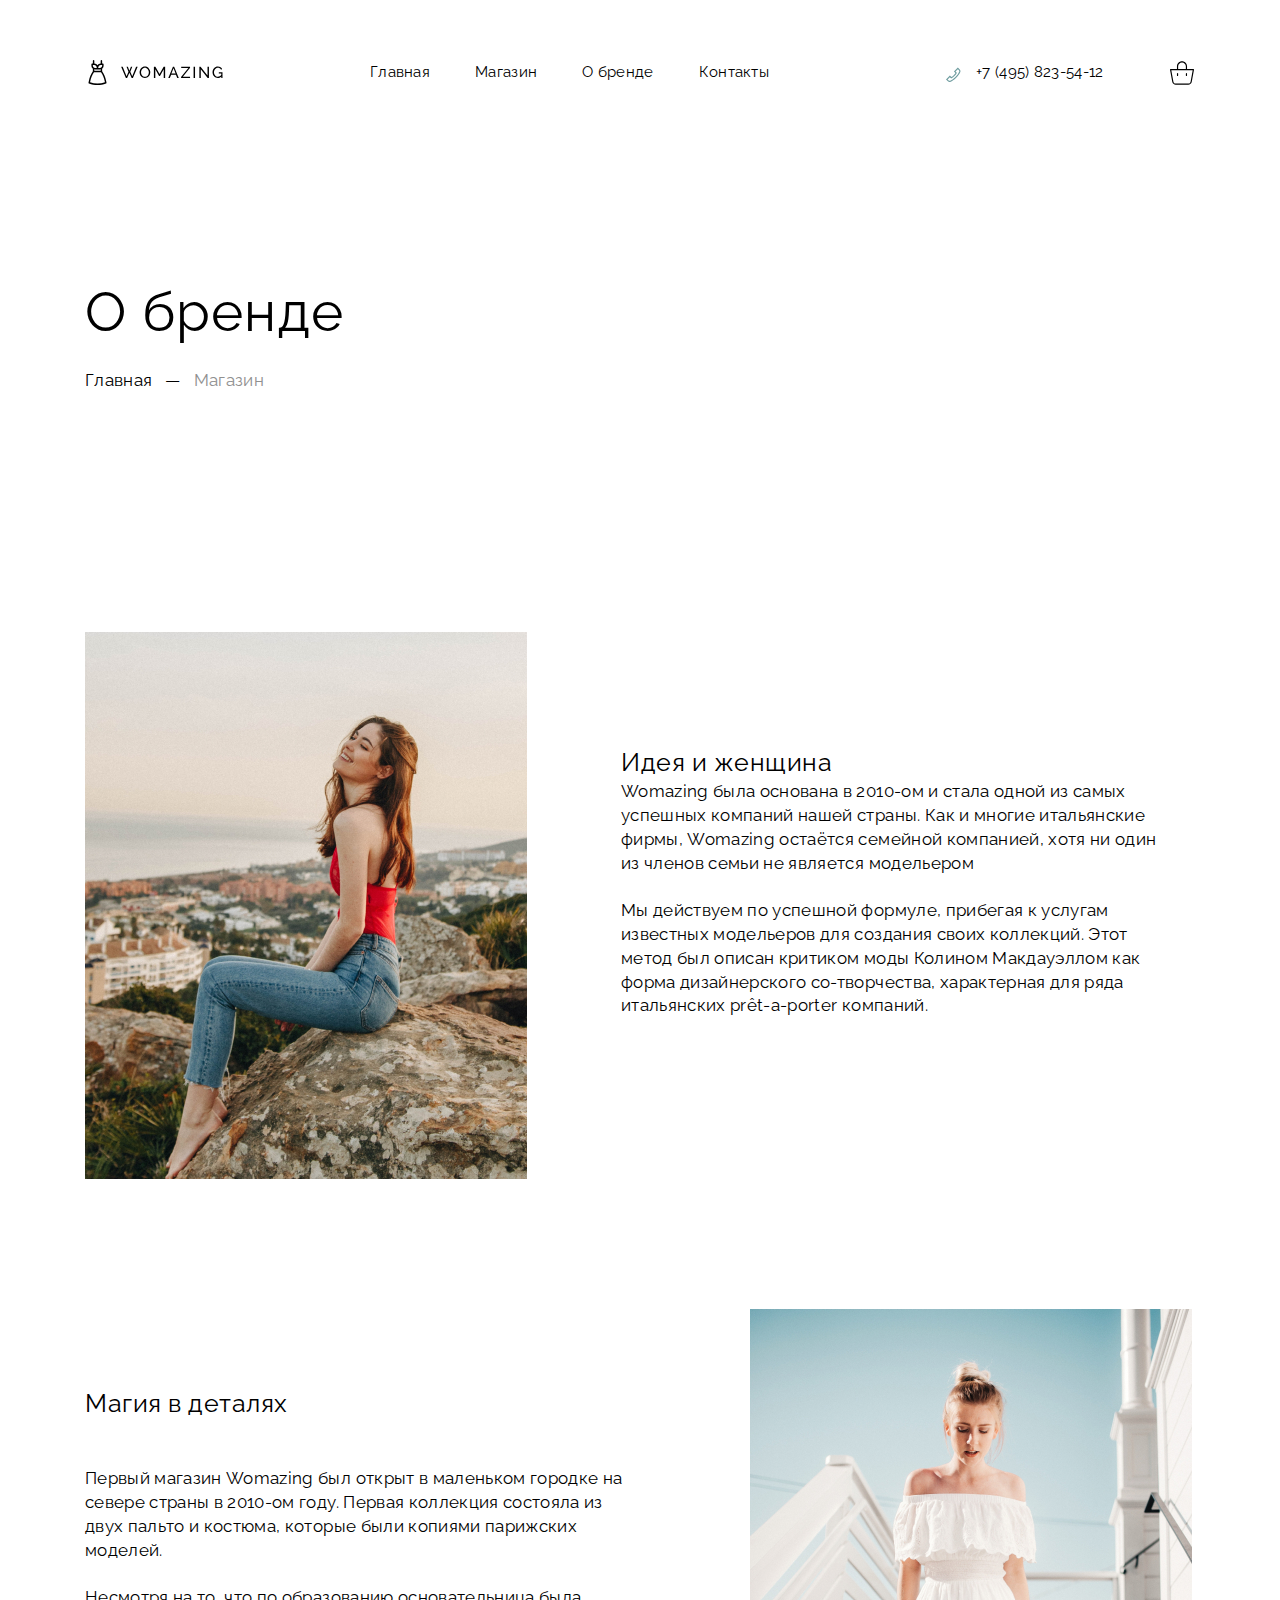
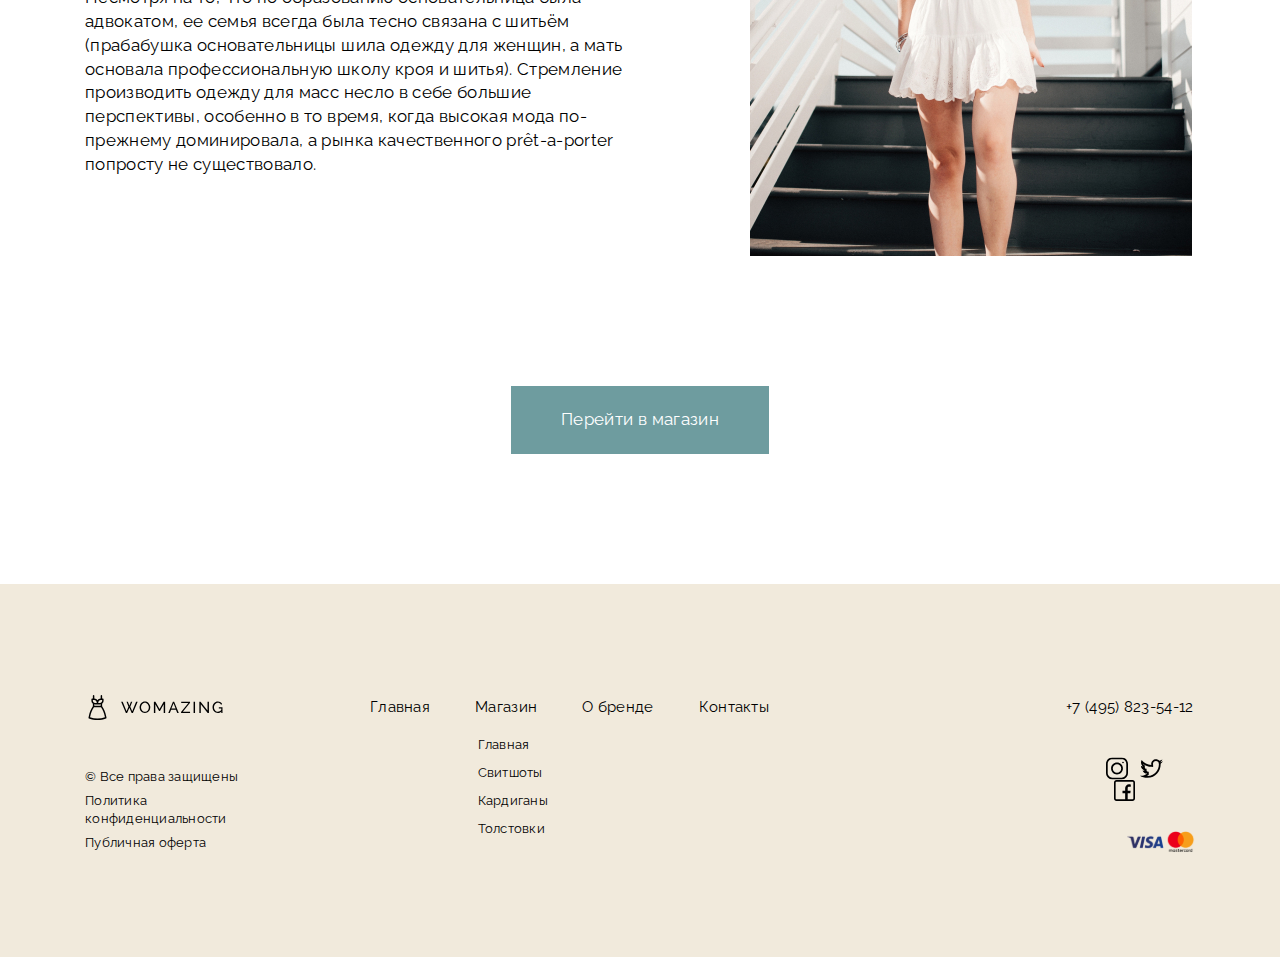
<file: brand.html>
<!DOCTYPE html>
<html lang="en">
  <head>
    <meta charset="UTF-8" />
    <meta http-equiv="X-UA-Compatible" content="IE=edge" />
    <meta name="viewport" content="width=device-width, initial-scale=1.0" />
    <link rel="preconnect" href="https://fonts.googleapis.com" />
    <link rel="preconnect" href="https://fonts.gstatic.com" crossorigin />
    <link
      href="https://fonts.googleapis.com/css2?family=Roboto:wght@400;500;700&display=swap"
      rel="stylesheet"
    />
    <link rel="preconnect" href="https://fonts.googleapis.com" />
    <link rel="preconnect" href="https://fonts.gstatic.com" crossorigin />
    <link
      href="https://fonts.googleapis.com/css2?family=Raleway:wght@400;500;700;900&family=Roboto:wght@300&display=swap"
      rel="stylesheet"
    />
    <link rel="icon" type="image/png" href="./img/premium-icon-letter-o-3512845.png">
    <link rel="stylesheet" href="./css/main.css" />
    <title>Brand</title>
  </head>

  <body>
    <header class="header">
      <div class="container">
        <div class="header-row">
          <div class="header-logo">
            <a href="">
              <img src="./img/header-logo.svg" alt="header-logo" />
            </a>
          </div>

          <nav class="header-nav">
            <ul>
              <li class="header-list"><a href="index.html">Главная</a></li>
              <li class="header-list"><a href="shop.html">Магазин</a></li>
              <li class="header-list"><a href="brand.html">О бренде</a></li>
              <li class="header-list"><a href="contact.html">Контакты</a></li>
            </ul>
          </nav>

          <div class="header-phone">
            <a href=""
              ><img
                class="header-logo-phone"
                src="./img/phone-header.svg"
                alt="phone"
            /></a>
            <h2 class="header-telephone">+7 (495) 823-54-12</h2>
          </div>

          <div class="header-basket">
            <img src="./img/basket.svg" alt="basket" />
          </div>
        </div>
      </div>
    </header>

    <main>
      <section class="brand">
        <div class="container">
          <div class="brand-head">
            <div class="brand-title">
              <h2>О бренде</h2>
            </div>
            <div class="brand-basic">
              <a href="index.htm">
                <h2 class="brand-main">Главная</h2>
              </a>
              <h2 class="brand-dash">—</h2>
              <h2 class="brand-text">Магазин</h2>
            </div>
          </div>
          <div class="brand-idea">
            <div class="brand-idea-img">
              <img src="./img/brand-idea.jpg" alt="" />
            </div>
            <div class="brand-idea-head">
              <h2 class="brand-idea-title">Идея и женщина</h2>
              <h2 class="brand-idea-text">
                Womazing была основана в 2010-ом и стала одной из самых успешных
                компаний нашей страны. Как и многие итальянские фирмы, Womazing
                остаётся семейной компанией, хотя ни один из членов семьи не
                является модельером <br />
                <br />
                Мы действуем по успешной формуле, прибегая к услугам известных
                модельеров для создания своих коллекций. Этот метод был описан
                критиком моды Колином Макдауэллом как форма дизайнерского
                со-творчества, характерная для ряда итальянских prêt-a-porter
                компаний.
              </h2>
            </div>
          </div>
          <div class="brand-magic">
            <div class="brand-magic-head">
              <h2 class="brand-magic-title">Магия в деталях</h2>
              <h2 class="brand-magic-text">
                Первый магазин Womazing был открыт в маленьком городке на севере
                страны в 2010-ом году. Первая коллекция состояла из двух пальто
                и костюма, которые были копиями парижских моделей. <br />
                <br />
                Несмотря на то, что по образованию основательница была
                адвокатом, ее семья всегда была тесно связана с шитьём
                (прабабушка основательницы шила одежду для женщин, а мать
                основала профессиональную школу кроя и шитья). Стремление
                производить одежду для масс несло в себе большие перспективы,
                особенно в то время, когда высокая мода по-прежнему
                доминировала, а рынка качественного prêt-a-porter попросту не
                существовало.
              </h2>
            </div>
            <div class="brand-magic-img">
              <img src="./img/brand-magic.jpg" alt="" />
            </div>
          </div>
          <div class="brand-btn">
          <a href="shop.html" class="brand-button">Перейти в магазин</a>
        </div>
        </div>
      </section>
    </main>

    <footer class="footer">
      <div class="container">
        <div class="footer-nav-row">
          <div class="footer-logo">
            <img src="./img/header-logo.svg" alt="" />
          </div>

          <nav class="footer-nav">
            <ul>
              <li class="footer-list"><a href="index.htm">Главная</a></li>
              <li class="footer-list"><a href="shop.html">Магазин</a></li>
              <li class="footer-list"><a href="brand.html">О бренде</a></li>
              <li class="footer-list"><a href="contact.html">Контакты</a></li>
            </ul>
          </nav>

          <div class="header-phone">
            <h2 class="header-telephone">+7 (495) 823-54-12</h2>
          </div>
        </div>

        <div class="footer-row">
          <div class="footer-content">
            <div class="footer-polution">
              <a href="">© Все права защищены</a>
              <a href="">Политика конфиденциальности</a>
              <a href="">Публичная оферта</a>
            </div>

            <div class="footer-magazine">
              <h3><a href="index.htm">Главная</a></h3>
              <h3><a href="sweetshot.html">Свитшоты</a></h3>
              <h3><a href="">Кардиганы</a></h3>
              <h3><a href="">Толстовки</a></h3>
            </div>

            <div class="footer-soc">
              <div class="footer-message">
                <a href="#"><img src="./img/instagram.svg" alt="" /></a>
                <a href="#"><img src="./img/twitter.svg" alt="" /></a>
                <a href="#"><img src="./img/facebook.svg" alt="" /></a>
              </div>

              <div class="footer-visa">
                <img src="../img/visa-mastercard.svg" alt="" />
              </div>
            </div>
          </div>
        </div>
      </div>
    </footer>
  </body>
  <script src="./js/main.js"></script>

</html>
</file>
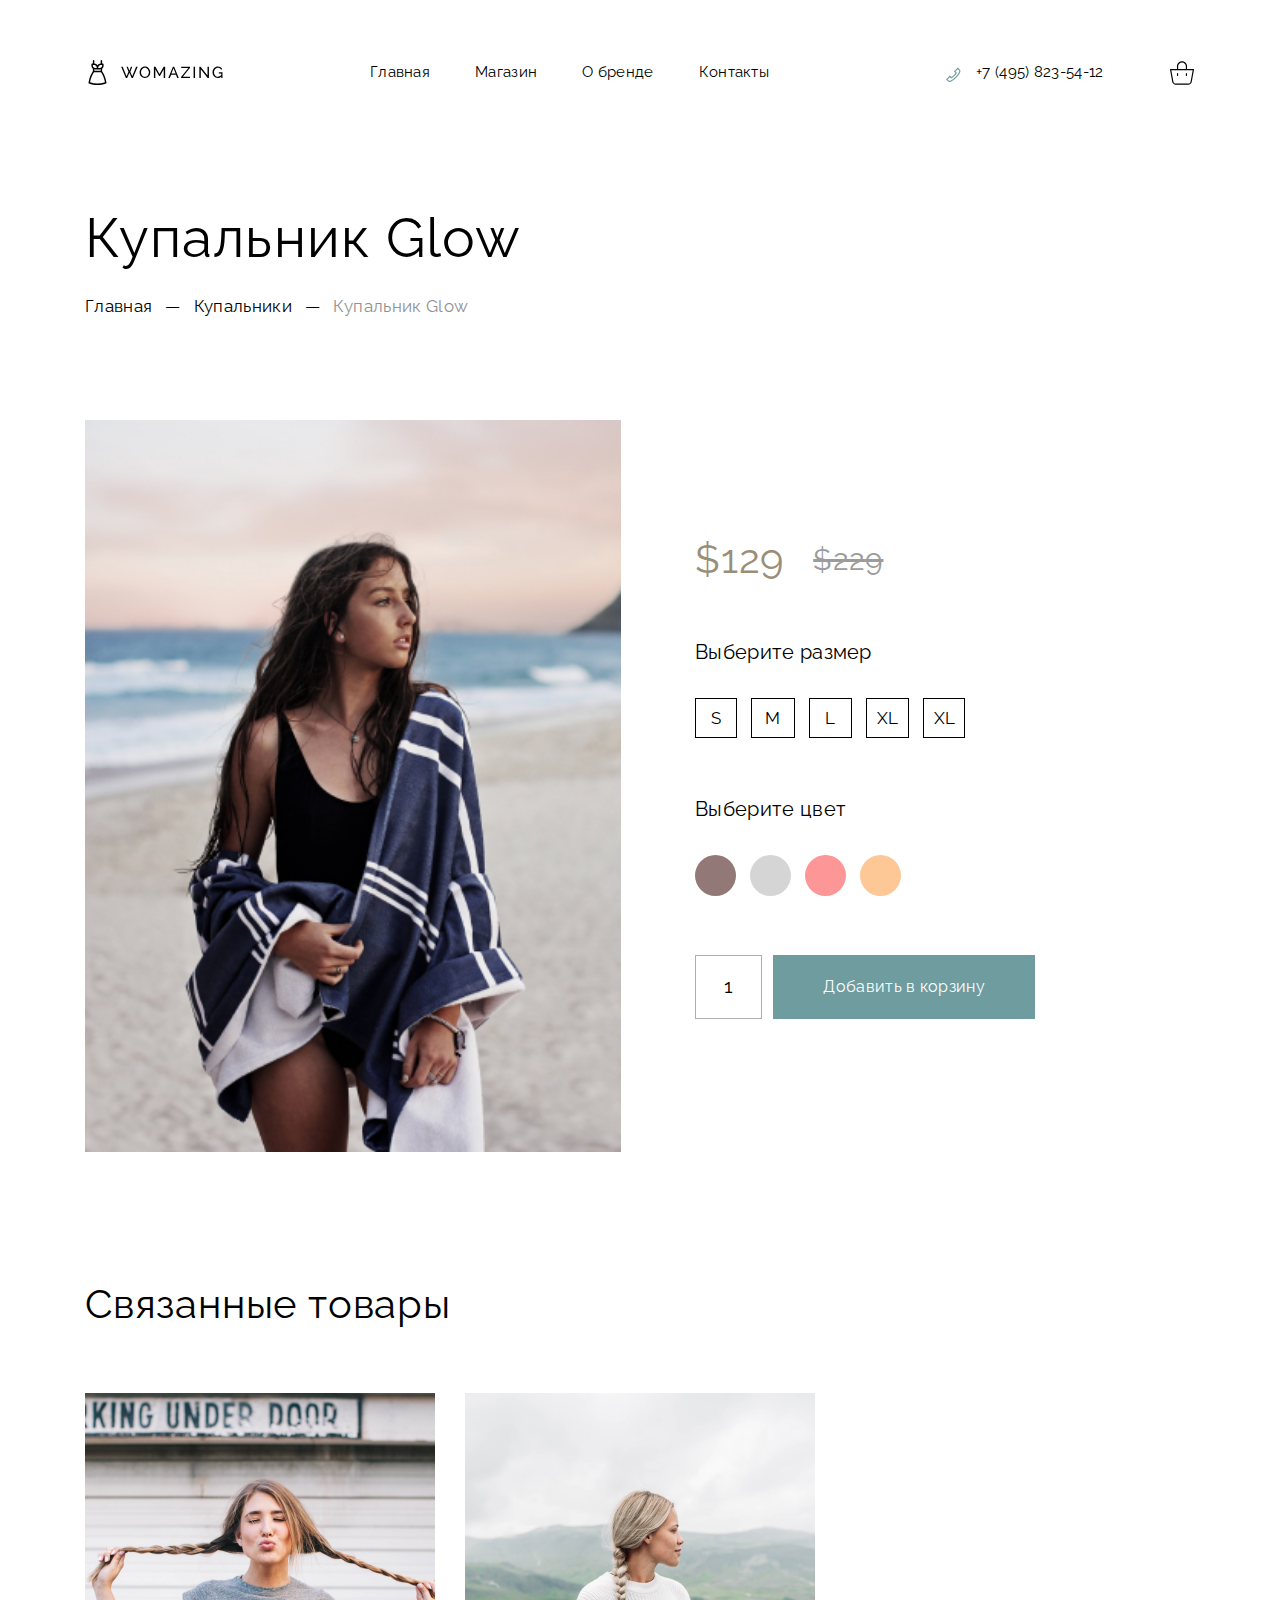
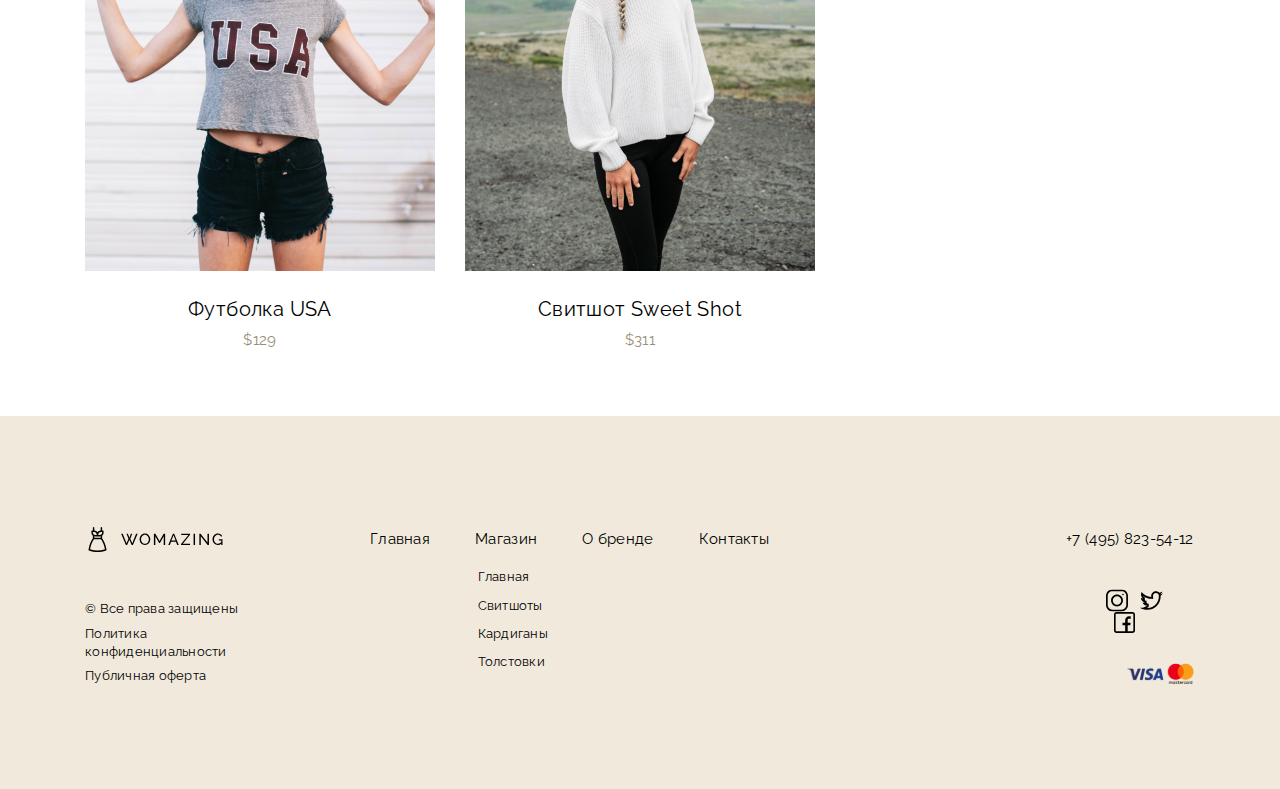
<file: cardigan.html>
<!DOCTYPE html>
<html lang="en">
<head>
    <meta charset="UTF-8">
    <meta http-equiv="X-UA-Compatible" content="IE=edge">
    <meta name="viewport" content="width=device-width, initial-scale=1.0">
    <link rel="preconnect" href="https://fonts.googleapis.com"/>
    <link rel="preconnect" href="https://fonts.gstatic.com" crossorigin/>
    <link href="https://fonts.googleapis.com/css2?family=Roboto:wght@400;500;700&display=swap" rel="stylesheet" />
    <link rel="preconnect" href="https://fonts.googleapis.com"/>
    <link rel="preconnect" href="https://fonts.gstatic.com" crossorigin/>
    <link href="https://fonts.googleapis.com/css2?family=Raleway:wght@400;500;700;900&family=Roboto:wght@300&display=swap" rel="stylesheet"/>
    <link rel="icon" type="image/png" href="./img/premium-icon-clothing-store-5910373.png">
    <link rel="stylesheet" href="./css/main.css"/>
    <title>Shop-Cardigan</title>
</head>
<body>
    <header class="header">
        <div class="container">
          <div class="header-row">
            <div class="header-logo">
              <a href="">
                <img src="./img/header-logo.svg" alt="header-logo" />
              </a>
            </div>
  
            <nav class="header-nav">
              <ul>
                <li class="header-list"><a href="index.html">Главная</a></li>
                <li class="header-list"><a href="shop.html">Магазин</a></li>
                <li class="header-list"><a href="brand.html">О бренде</a></li>
                <li class="header-list"><a href="contact.html">Контакты</a></li>
              </ul>
            </nav>
  
            <div class="header-phone">
              <a href=""
                ><img
                  class="header-logo-phone"
                  src="./img/phone-header.svg"
                  alt="phone"
              /></a>
              <h2 class="header-telephone">+7 (495) 823-54-12</h2>
            </div>
  
            <div class="header-basket">
              <img src="./img/basket.svg" alt="basket" />
            </div>
          </div>
        </div>
      </header>
  
      <main>
        <section class="sweetshot glow">
          <div class="container">
            <div class="sweetsot-row">
              <div class="sweetshot-head">
                <h2 class="sweetshot-title">Купальник Glow</h2>
              </div>
              <div class="sweetshot-basic glow-basic">
                <a class="sweetshot-link glow-basic" href="index.html">Главная</a>
                <h2 class="sweetshot-link glow-basic">—</h2>
                <a class="sweetshot-link glow-basic" href="">Купальники</a>
                <h2 class="sweetshot-link glow-basic">—</h2>
                <h2 class="sweetshot-gray glow-gray">Купальник Glow</h2>
              </div>
  
              <div class="sweetshot-product glow-product">
                <div class="sweetshot-product-img glow-product-img">
                  <img class="img-big" src="./img/collection-card2.jpg" alt="" />
                </div>
  
                <div class="sweetshot-variant glow-variant">
                  <div class="variant-price">
                    <h2 class="new-price">$129</h2>
                    <h2 class="old-price">$229</h2>
                  </div>
                  <div class="variant-size">
                    <div class="variant-size-text">
                      <h2>Выберите размер</h2>
                    </div>
                    <div class="varint-size-people">
                      <a class="size-number sizeS" href="">S</a>
                      <a class="size-number sizeM" href="">M</a>
                      <a class="size-number sizeL" href="">L</a>
                      <a class="size-number sizeXL" href="">XL</a>
                      <a class="size-number sizeXL" href="">XL</a>
                    </div>
                  </div>
                  <div class="variant-color">
                    <h2 class="variant-color-head">Выберите цвет</h2>
                    <div class="variant-color-var">
                      <a class="color-our brown" href="#"></a>
                      <a class="color-our gray" href="#"></a>
                      <a class="color-our pink" href="#"></a>
                      <a class="color-our orange" href="#"></a>
                    </div>
                  </div>
  
                  <div class="variant-button">
                    <a class="variant-arrow-top" href="">1</a>
                    <a class="variant-button-dop btn" href=""
                      ><span> Добавить в корзину </span></a
                    >
                  </div>
                </div>
              </div>
              <div class="sweetshot-related glow-related">
                <div class="sweetshot-related-head glow-related-head">
                  <h2 class="sweetshot-related-head-title glow-related-head-title">Связанные товары</h2>
                </div>
  
                <div class="sweetshot-related-images glow-related-images">
                  <div class="collection-card glow-card">
                    <a href="usa.html">
                      <img
                        class="collection-img"
                        src="./img/collection-card1.jpg"
                        alt=""
                      />
                    </a>
                    <h4 class="collection-card-title">Футболка USA</h4>
                    <h4 class="collection-card-sum">$129</h4>
                  </div>
  
                  <div class="collection-card">
                    <a href="sweetshot.html">
                      <img class="collection-img" src="./img/collection-card3.jpg" alt=""/>
                    </a>
                    <h4 class="collection-card-title sweetshot-title-card glow-title-card">Свитшот Sweet Shot</h4>
                    <h4 class="collection-card-sum sweetshot-sum-card glow-title-card">$311</h4>
                  </div>
                </div>
              </div>
            </div>
          </div>
        </section>
      </main>
      <footer class="footer">
        <div class="container">
          <div class="footer-nav-row">
            <div class="footer-logo">
              <img src="./img/header-logo.svg" alt="" />
            </div>
  
            <nav class="footer-nav">
              <ul>
                <li class="footer-list"><a href="index.html">Главная</a></li>
                <li class="footer-list"><a href="shop.html">Магазин</a></li>
                <li class="footer-list"><a href="brand.html">О бренде</a></li>
                <li class="footer-list"><a href="contact.html">Контакты</a></li>
              </ul>
            </nav>
  
            <div class="header-phone">
              <h2 class="header-telephone">+7 (495) 823-54-12</h2>
            </div>
          </div>
  
          <div class="footer-row">
            <div class="footer-content">
              <div class="footer-polution">
                <a href="">© Все права защищены</a>
                <a href="">Политика конфиденциальности</a>
                <a href="">Публичная оферта</a>
              </div>
  
              <div class="footer-magazine">
                <h3><a href="index.html">Главная</a></h3>
                <h3><a href="sweetshot.html">Свитшоты</a></h3>
                <h3><a href="">Кардиганы</a></h3>
                <h3><a href="">Толстовки</a></h3>
              </div>
  
              <div class="footer-soc">
                <div class="footer-message">
                  <a href="#"><img src="./img/instagram.svg" alt="" /></a>
                  <a href="#"><img src="./img/twitter.svg" alt="" /></a>
                  <a href="#"><img src="./img/facebook.svg" alt="" /></a>
                </div>
  
                <div class="footer-visa">
                  <img src="./img/visa-mastercard.svg" alt="" />
                </div>
              </div>
            </div>
          </div>
        </div>
      </footer>
<script src="./js/main.js"></script>
</body>
</html>
</file>
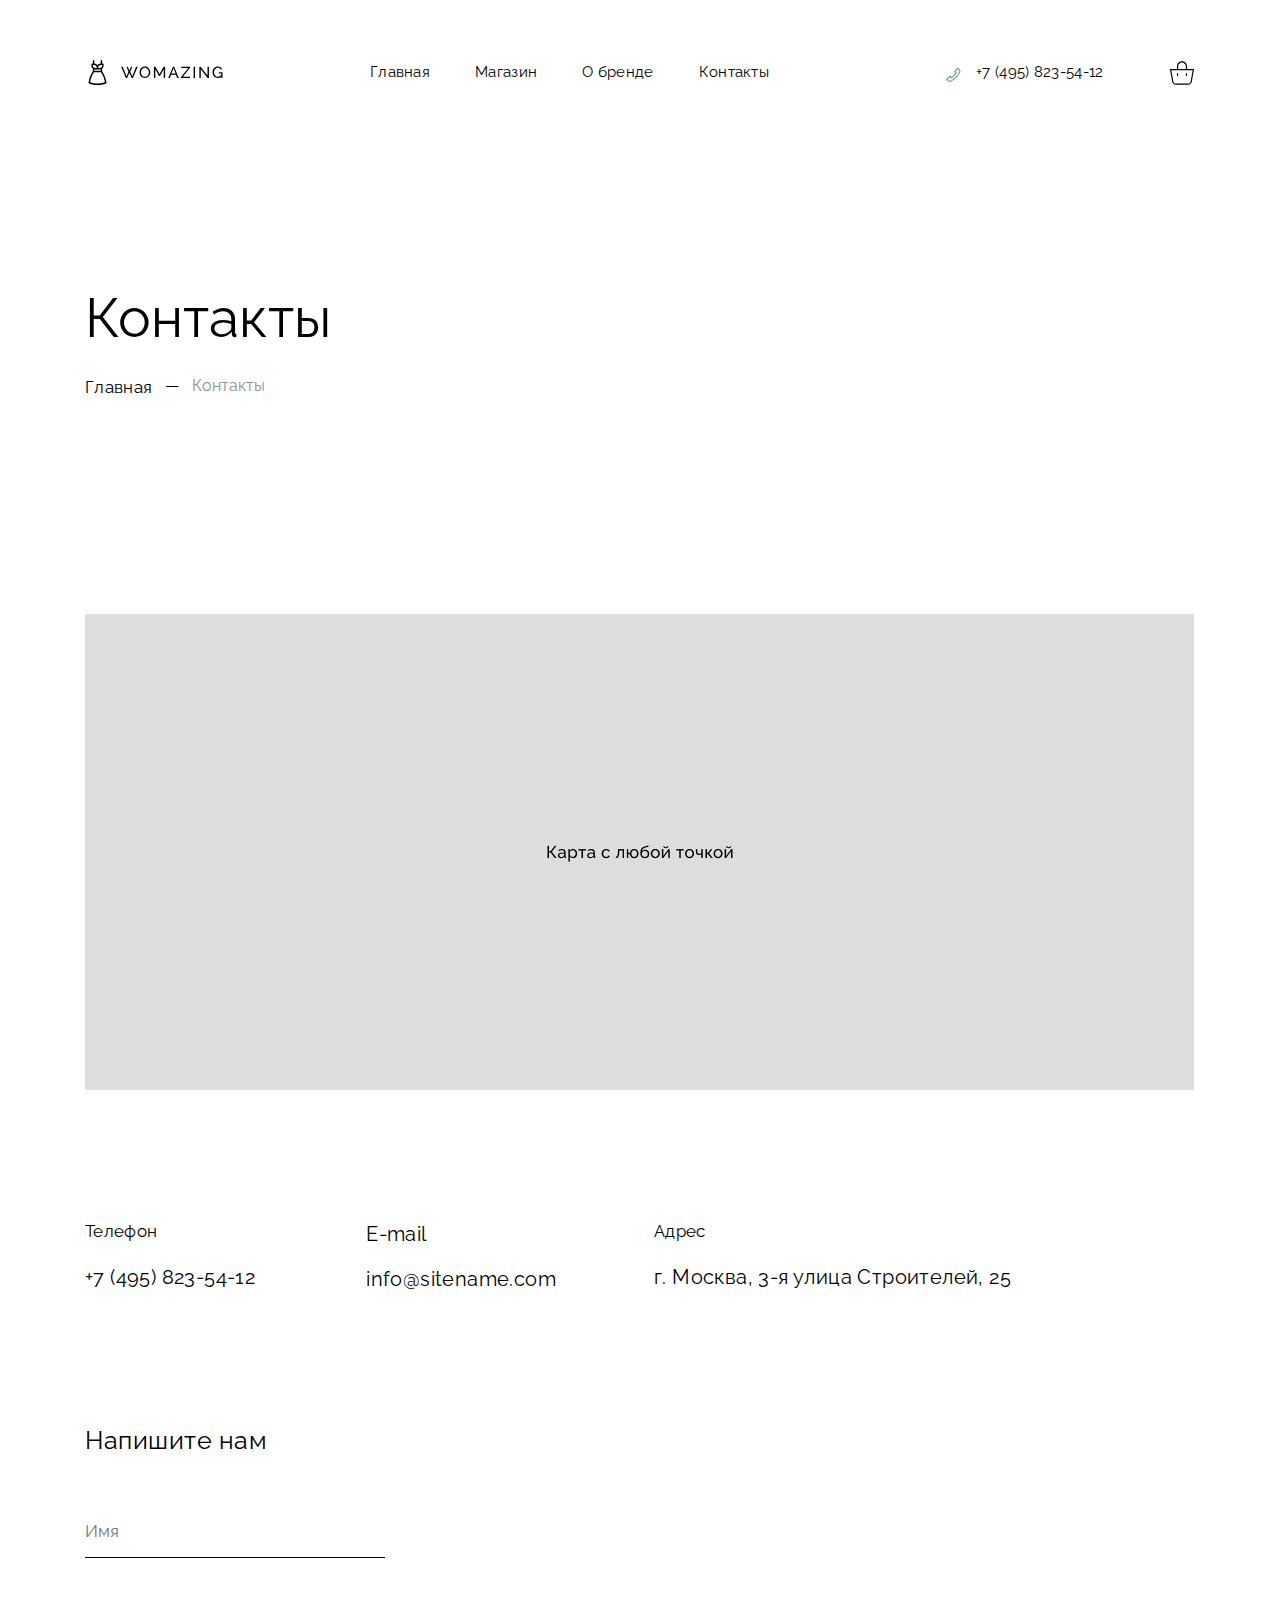
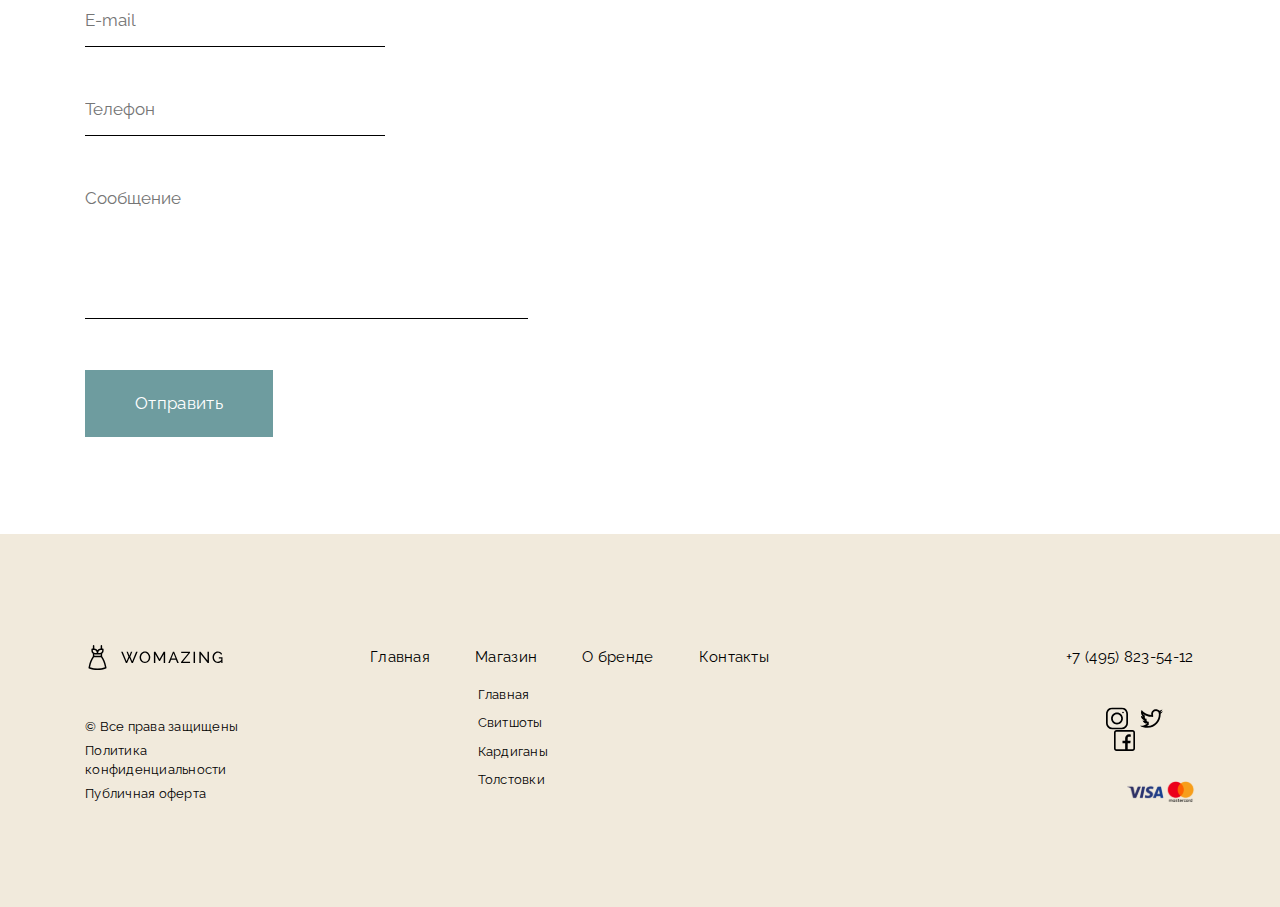
<file: contact.html>
<!DOCTYPE html>
<html lang="en">
  <head>
    <meta charset="UTF-8" />
    <meta http-equiv="X-UA-Compatible" content="IE=edge" />
    <meta name="viewport" content="width=device-width, initial-scale=1.0" />
    <link rel="preconnect" href="https://fonts.googleapis.com" />
    <link rel="preconnect" href="https://fonts.gstatic.com" crossorigin />
    <link
      href="https://fonts.googleapis.com/css2?family=Roboto:wght@400;500;700&display=swap"
      rel="stylesheet"
    />
    <link rel="preconnect" href="https://fonts.googleapis.com" />
    <link rel="preconnect" href="https://fonts.gstatic.com" crossorigin />
    <link
      href="https://fonts.googleapis.com/css2?family=Raleway:wght@400;500;700;900&family=Roboto:wght@300&display=swap"
      rel="stylesheet"
    />
    <link rel="icon" type="image/png" href="./img/free-icon-contact-1034204.png">
    <link rel="stylesheet" href="./css/main.css" />
    <title>Document</title>
  </head>

  <body>
    <header class="header">
      <div class="container">
        <div class="header-row">
          <div class="header-logo">
            <a href="">
              <img src="./img/header-logo.svg" alt="header-logo" />
            </a>
          </div>

          <nav class="header-nav">
            <ul>
              <li class="header-list"><a href="index.html">Главная</a></li>
              <li class="header-list"><a href="shop.html">Магазин</a></li>
              <li class="header-list"><a href="brand.html">О бренде</a></li>
              <li class="header-list"><a href="contact.html">Контакты</a></li>
            </ul>
          </nav>

          <div class="header-phone">
            <a href=""
              ><img
                class="header-logo-phone"
                src="./img/phone-header.svg"
                alt="phone"
            /></a>
            <h2 class="header-telephone">+7 (495) 823-54-12</h2>
          </div>

          <div class="header-basket">
            <img src="./img/basket.svg" alt="basket" />
          </div>
        </div>
      </div>
    </header>

    <main>
      <section class="contact">
        <div class="container">
          <div class="contact-head">
            <div class="contact-title">
              <h2>Контакты</h2>
            </div>
            <div class="contact-basic">
              <a href="index.html">
                <h2 class="contact-main">Главная</h2>
              </a>
              <h2 class="contact-dash">—</h2>
              <a href="">
                <h2 class="contact-subtitle">Контакты</h2>
              </a>
            </div>
          </div>
          <div class="contact-img">
            <img src="./img/map.jpg" alt="" />
          </div>
          <div class="contact-info">
            <div class="contact-phone">
              <h2 class="contact-phone-title">Телефон</h2>
              <h2 class="contacy-phone-number">+7 (495) 823-54-12</h2>
            </div>
            <div class="contact-email">
              <h2 class="contact-email-title">E-mail</h2>
              <h2 class="contact-email-subtitle">info@sitename.com</h2>
            </div>
            <div class="contact-adres">
              <h2 class="contact-adres-title">Адрес</h2>
              <h2 class="contact-adres-subtitle">
                г. Москва, 3-я улица Строителей, 25
              </h2>
            </div>
          </div>
          <div class="contact-feedback">
            <div class="contact-feedback-head">
              <h2>Напишите нам</h2>
            </div>
            <div class="contact-feedback-input">
              <form class="contact-feedback" action="">
                <div class="feedback-group">
                  <input placeholder="Имя" type="text" class="input-feedback" />
                  <label for="" class="label-feedback"></label>
                </div>
                <div class="feedback-group">
                  <input
                    placeholder="E-mail"
                    type="text"
                    class="input-feedback"
                  />
                  <label for="" class="label-feedback"></label>
                </div>
                <div class="feedback-group">
                  <input
                    placeholder="Телефон"
                    type="text"
                    class="input-feedback"
                  />
                  <label for="" class="label-feedback"></label>
                </div>
                <div class="feedback-group">
                  <input
                    placeholder="Сообщение"
                    type="text"
                    class="input-feedback-message"
                  />
                  <label for="" class="label-feedback-message"></label>
                </div>
                <div class="contact-btn">
                  <h2 class="contact-btn-send btn" href="#">Отправить</h2>
                </div>

                <h2 class="message-send none">Сообщение успешно отправлено</h2>
              </form>
            </div>
          </div>
        </div>
      </section>
    </main>
    <footer class="footer">
        <div class="container">
            <div class="footer-nav-row">
                <div class="footer-logo">
                    <img src="./img/header-logo.svg" alt="">
                </div>

                <nav class="footer-nav">
                    <ul>
                        <li class="footer-list"><a href="index.html">Главная</a></li>
                        <li class="footer-list"><a href="shop.html">Магазин</a></li>
                        <li class="footer-list"><a href="brand.html">О бренде</a></li>
                        <li class="footer-list"><a href="contact.html">Контакты</a></li>
                    </ul>
                </nav>

                <div class="header-phone">
                    <h2 class="header-telephone">+7 (495) 823-54-12</h2>
                </div>

            </div>

            <div class="footer-row">
                <div class="footer-content">
                    <div class="footer-polution">
                        <a href="">© Все права защищены</a>
                        <a href="">Политика конфиденциальности</a>
                        <a href="">Публичная оферта</a>
                    </div>

                    <div class="footer-magazine">
                        <h3><a href="index.html">Главная</a></h3>
                        <h3><a href="sweetshot.html">Свитшоты</a></h3>
                        <h3><a href="">Кардиганы</a></h3>
                        <h3><a href="">Толстовки</a></h3>
                    </div>

                    <div class="footer-soc">
                        <div class="footer-message">
                            <a href="#"><img src="./img/instagram.svg" alt=""></a>
                            <a href="#"><img src="./img/twitter.svg" alt=""></a>
                            <a href="#"><img src="./img/facebook.svg" alt=""></a>
                        </div>

                        <div class="footer-visa">
                            <img src="./img/visa-mastercard.svg" alt="">
                        </div>
                    </div>
                </div>
            </div>
        </div>
    </footer>
  </body>
  <script src="./js/main.js"></script>
</html>
</file>
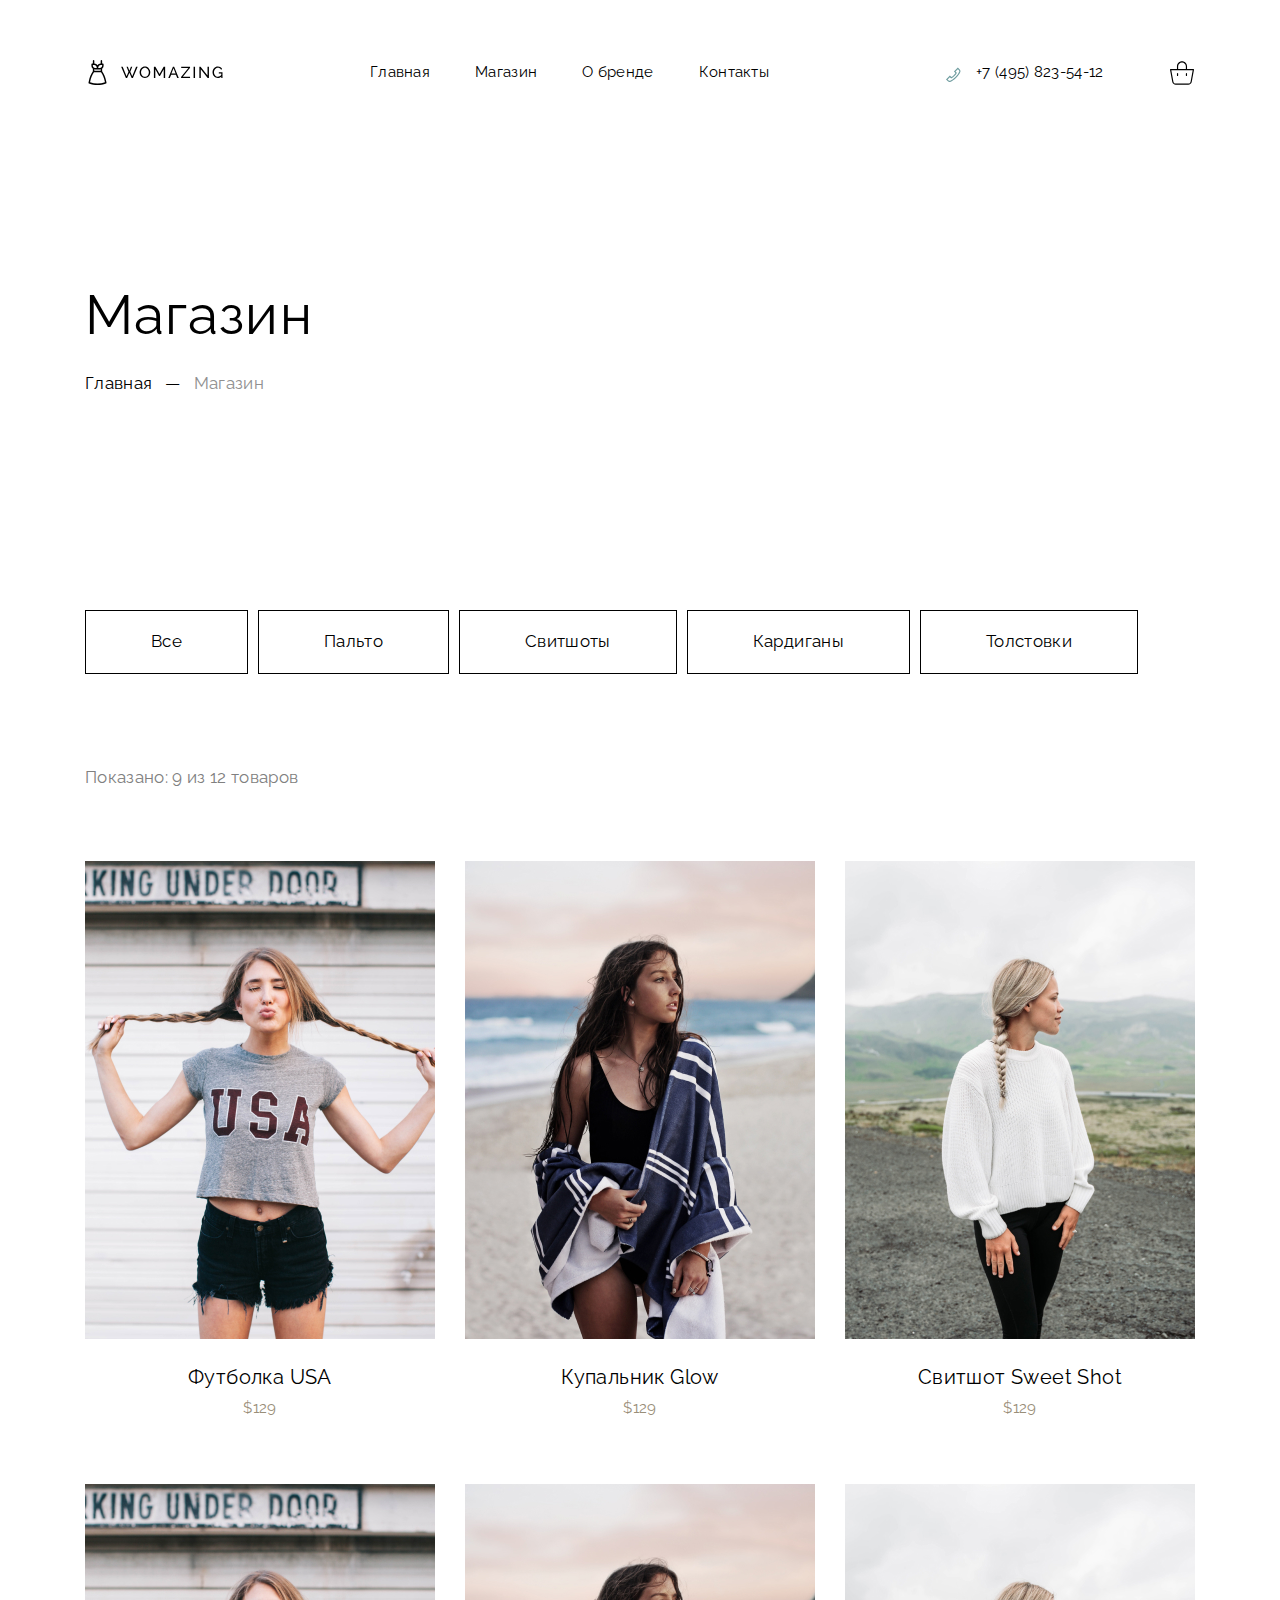
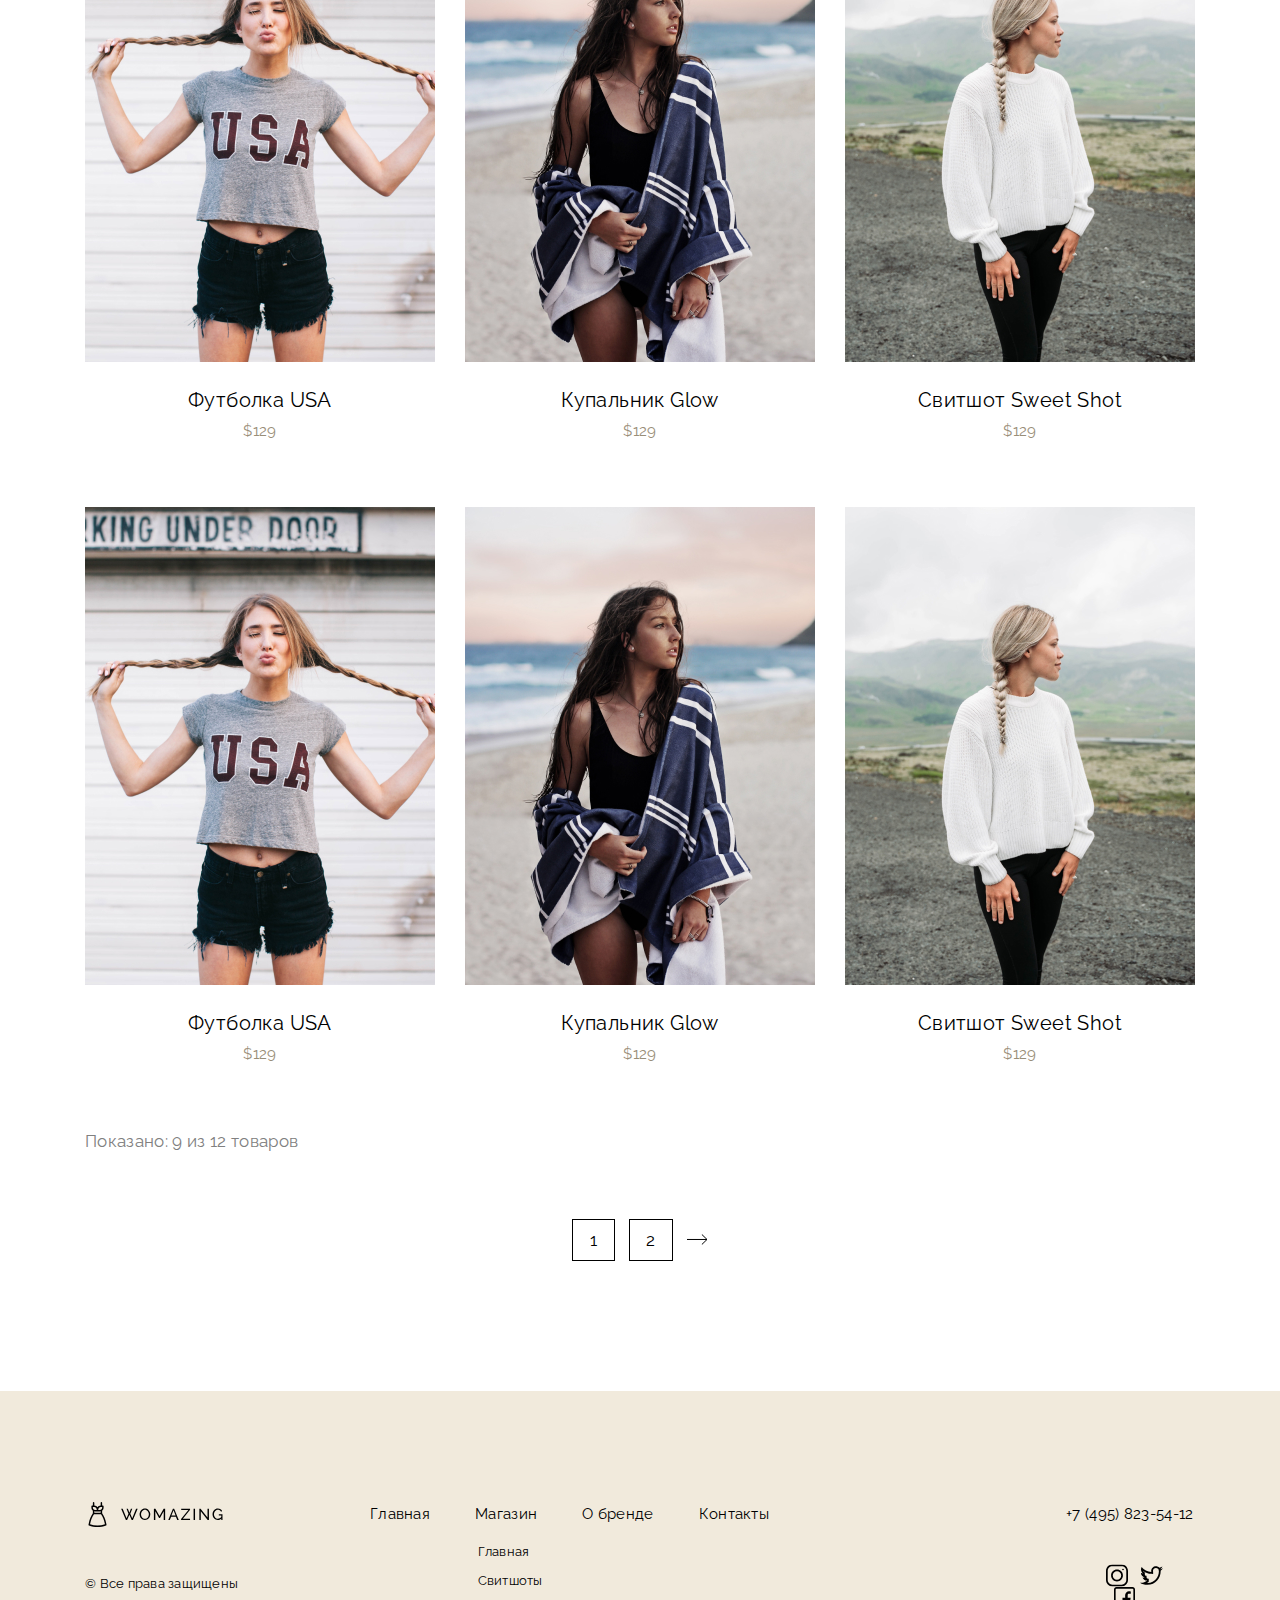
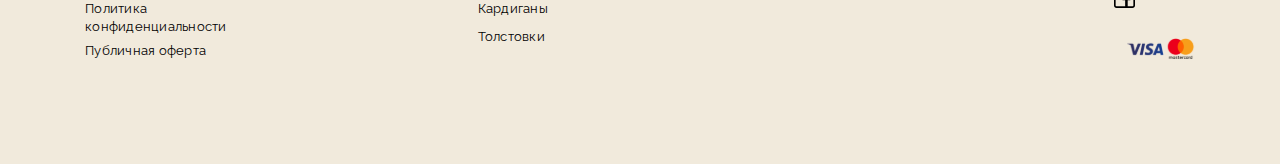
<file: shop.html>
<!DOCTYPE html>
<html lang="en">

<head>
    <meta charset="UTF-8">
    <meta http-equiv="X-UA-Compatible" content="IE=edge">
    <meta name="viewport" content="width=device-width, initial-scale=1.0">
    <link rel="preconnect" href="https://fonts.googleapis.com">
    <link rel="preconnect" href="https://fonts.gstatic.com" crossorigin>
    <link href="https://fonts.googleapis.com/css2?family=Roboto:wght@400;500;700&display=swap" rel="stylesheet">
    <link rel="preconnect" href="https://fonts.googleapis.com">
    <link rel="preconnect" href="https://fonts.gstatic.com" crossorigin>
    <link
        href="https://fonts.googleapis.com/css2?family=Raleway:wght@400;500;700;900&family=Roboto:wght@300&display=swap"
        rel="stylesheet">
    <link rel="icon" type="image/png" href="./img/premium-icon-clothing-store-5910373.png">
    <link rel="stylesheet" href="./css/main.css">
    <title>shop</title>
</head>

<body>
    <header class="header">
        <div class="container">
            <div class="header-row">
                <div class="header-logo">
                    <a href="">
                        <img src="./img/header-logo.svg" alt="header-logo">
                    </a>
                </div>

                <nav class="header-nav">
                    <ul>
                        <li class="header-list"><a href="index.html">Главная</a></li>
                        <li class="header-list"><a href="shop.html">Магазин</a></li>
                        <li class="header-list"><a href="brand.html">О бренде</a></li>
                        <li class="header-list"><a href="contact.html">Контакты</a></li>
                    </ul>
                </nav>

                <div class="header-phone">
                    <a href=""><img class="header-logo-phone" src="./img/phone-header.svg" alt="phone"></a>
                    <h2 class="header-telephone">+7 (495) 823-54-12</h2>
                </div>

                <div class="header-basket">
                    <img src="./img/basket.svg" alt="basket">
                </div>
            </div>
        </div>
    </header>

    <main>
        <section class="shop">
            <div class="container">
                <div class="shop-row">
                    <div class="shop-head">
                        <h2 class="shop-title">Магазин</h2>
                    </div>
                </div>
                <div class="shop-basic">
                    <a href="index.html">
                        <h2 class="shop-main">Главная</h2>
                    </a>
                    <h2 class="shop-dash">—</h2>
                    <h2 class="shop-text">Магазин</h2>
                </div>
                <div class="shop-menu">
                    <a class="shop-list" href="">Все</a>
                    <a class="shop-list" href="">Пальто</a>
                    <a class="shop-list" href="">Свитшоты</a>
                    <a class="shop-list" href="">Кардиганы</a>
                    <a class="shop-list" href="">Толстовки</a>
                </div>
                <div class="shop-item">
                    <h2 class="shop-product">Показано: 9 из 12 товаров</h2>
                </div>

                <div class="shop-collection">
                    <div class="collection-card">
                        <a href="usa.html">
                            <img class="collection-img" src="./img/collection-card1.jpg" alt="">
                        </a>
                        <h4 class="collection-card-title">Футболка USA</h4>
                        <h4 class="collection-card-sum">$129</h4>
                    </div>

                    <div class="collection-card">
                        <a href="cardigan.html">
                            <img class="collection-img" src="./img/collection-card2.jpg" alt="">
                        </a>
                        <h4 class="collection-card-title">Купальник Glow</h4>
                        <h4 class="collection-card-sum">$129</h4>
                    </div>

                    <div class="collection-card">
                        <a href="sweetshot.html"><img class="collection-img" src="./img/collection-card3.jpg"
                                alt="card"></a>
                        <h4 class="collection-card-title">Свитшот Sweet Shot</h4>
                        <h4 class="collection-card-sum">$129</h4>
                    </div>

                    <div class="collection-card">
                        <a href="usa.html">
                            <img class="collection-img" src="./img/collection-card1.jpg" alt="">
                        </a>
                        <h4 class="collection-card-title">Футболка USA</h4>
                        <h4 class="collection-card-sum">$129</h4>
                    </div>

                    <div class="collection-card">
                        <a href="cardigan.html">
                            <img class="collection-img" src="./img/collection-card2.jpg" alt="">
                        </a>
                        <h4 class="collection-card-title">Купальник Glow</h4>
                        <h4 class="collection-card-sum">$129</h4>
                    </div>

                    <div class="collection-card">
                        <a href="sweetshot.html"><img class="collection-img" src="./img/collection-card3.jpg"
                                alt="card"></a>
                        <h4 class="collection-card-title">Свитшот Sweet Shot</h4>
                        <h4 class="collection-card-sum">$129</h4>
                    </div>


                    <div class="collection-card">
                        <a href="usa.html">
                            <img class="collection-img" src="./img/collection-card1.jpg" alt="">
                        </a>
                        <h4 class="collection-card-title">Футболка USA</h4>
                        <h4 class="collection-card-sum">$129</h4>
                    </div>

                    <div class="collection-card">
                        <a href="cardigan.html">
                            <img class="collection-img" src="./img/collection-card2.jpg" alt="">
                        </a>
                        <h4 class="collection-card-title">Купальник Glow</h4>
                        <h4 class="collection-card-sum">$129</h4>
                    </div>

                    <div class="collection-card">
                        <a href="sweetshot.html"><img class="collection-img" src="./img/collection-card3.jpg"
                                alt="card"></a>
                        <h4 class="collection-card-title">Свитшот Sweet Shot</h4>
                        <h4 class="collection-card-sum">$129</h4>
                    </div>
                </div>
                <div class="shop-item">
                    <h2 class="shop-product">Показано: 9 из 12 товаров</h2>
                </div>
                <div class="shop-frst-scnd">
                    <a class="shop-btn" href="shop.html">1</a>
                    <a class="shop-btn" href="shop2.html">2</a>
                    <a class="arrow-black" href="shop2.html"><img src="./img/black-arrow-right.svg" alt=""></a>
                </div>
            </div>
        </section>
    </main>

    <footer class="footer">
        <div class="container">
            <div class="footer-nav-row">
                <div class="footer-logo">
                    <img src="./img/header-logo.svg" alt="">
                </div>

                <nav class="footer-nav">
                    <ul>
                        <li class="footer-list"><a href="index.html">Главная</a></li>
                        <li class="footer-list"><a href="shop.html">Магазин</a></li>
                        <li class="footer-list"><a href="brand.html">О бренде</a></li>
                        <li class="footer-list"><a href="contact.html">Контакты</a></li>
                    </ul>
                </nav>

                <div class="header-phone">
                    <h2 class="header-telephone">+7 (495) 823-54-12</h2>
                </div>

            </div>

            <div class="footer-row">
                <div class="footer-content">
                    <div class="footer-polution">
                        <a href="">© Все права защищены</a>
                        <a href="">Политика конфиденциальности</a>
                        <a href="">Публичная оферта</a>
                    </div>

                    <div class="footer-magazine">
                        <h3><a href="index.html">Главная</a></h3>
                        <h3><a href="sweetshot.html">Свитшоты</a></h3>
                        <h3><a href="">Кардиганы</a></h3>
                        <h3><a href="">Толстовки</a></h3>
                    </div>

                    <div class="footer-soc">
                        <div class="footer-message">
                            <a href="#"><img src="./img/instagram.svg" alt=""></a>
                            <a href="#"><img src="./img/twitter.svg" alt=""></a>
                            <a href="#"><img src="./img/facebook.svg" alt=""></a>
                        </div>

                        <div class="footer-visa">
                            <img src="./img/visa-mastercard.svg" alt="">
                        </div>
                    </div>
                </div>
            </div>
        </div>
    </footer>
</body>
    <script src="./js/main.js"></script>
</html>
</file>
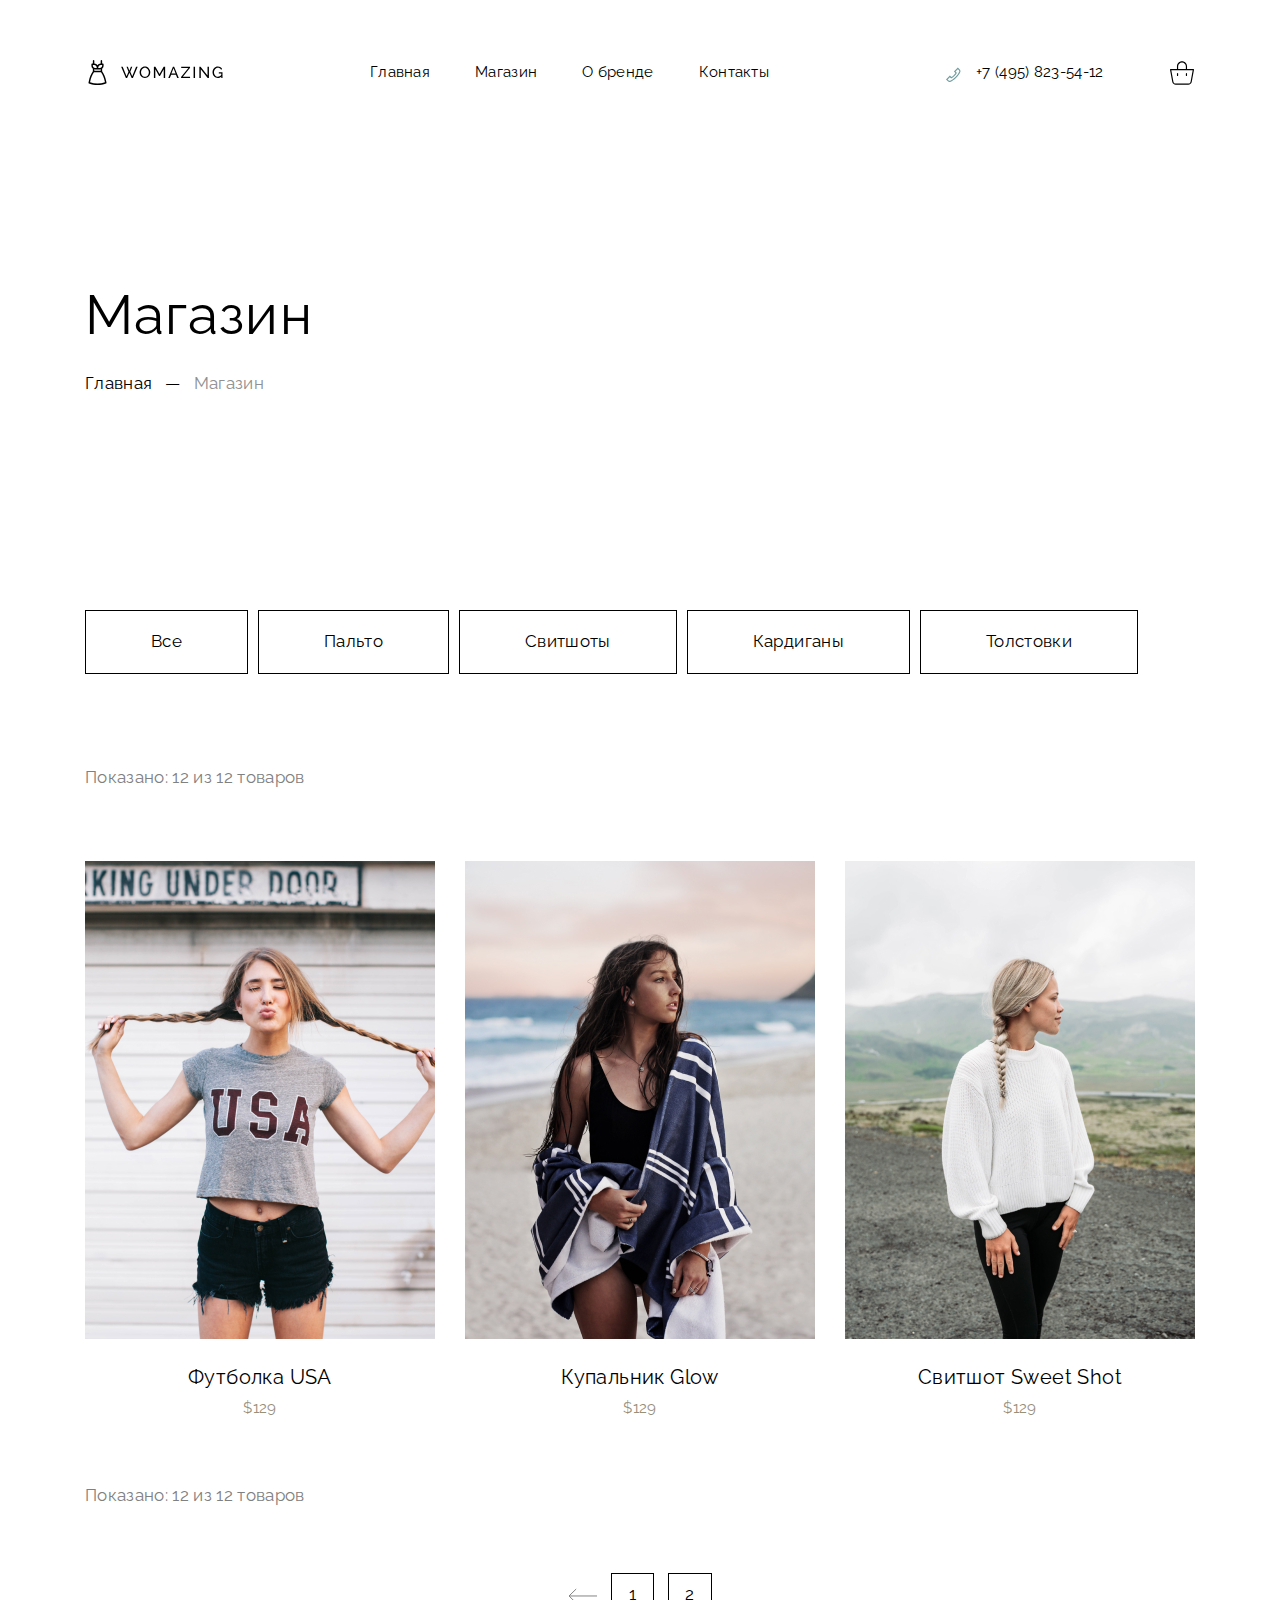
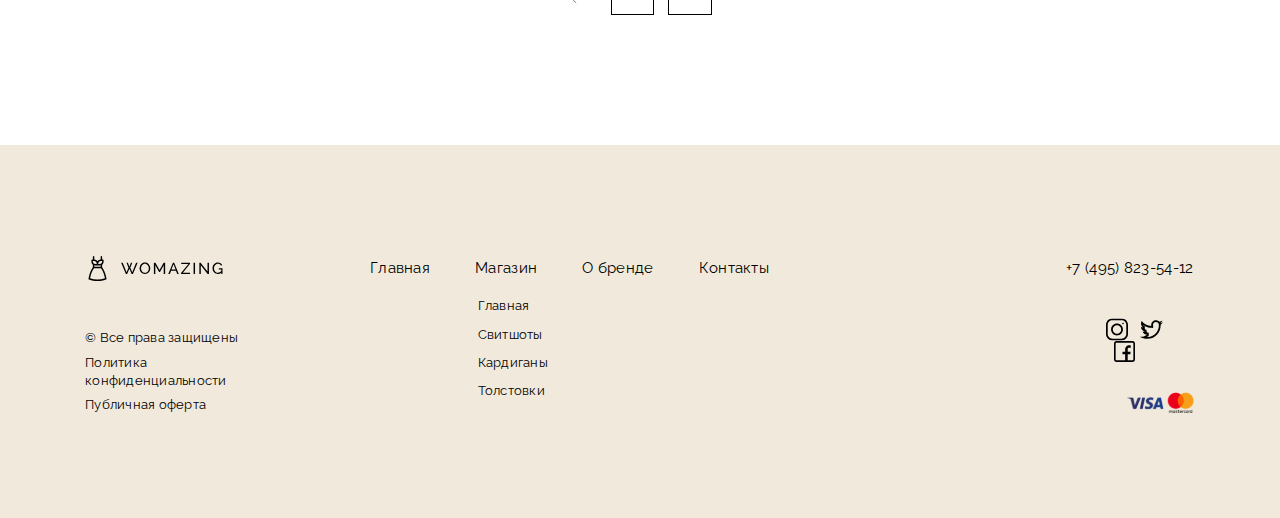
<file: shop2.html>
<!DOCTYPE html>
<html lang="en">

<head>
    <meta charset="UTF-8">
    <meta http-equiv="X-UA-Compatible" content="IE=edge">
    <meta name="viewport" content="width=device-width, initial-scale=1.0">
    <link rel="preconnect" href="https://fonts.googleapis.com">
    <link rel="preconnect" href="https://fonts.gstatic.com" crossorigin>
    <link href="https://fonts.googleapis.com/css2?family=Roboto:wght@400;500;700&display=swap" rel="stylesheet">
    <link rel="preconnect" href="https://fonts.googleapis.com">
    <link rel="preconnect" href="https://fonts.gstatic.com" crossorigin>
    <link
        href="https://fonts.googleapis.com/css2?family=Raleway:wght@400;500;700;900&family=Roboto:wght@300&display=swap"
        rel="stylesheet">
        <link rel="icon" type="image/png" href="./img/premium-icon-clothing-store-5910373.png">
        <link rel="stylesheet" href="./css/main.css">
    <title>Shop</title>
</head>

<body>
    <header class="header">
        <div class="container">
            <div class="header-row">
                <div class="header-logo">
                    <a href="">
                        <img src="./img/header-logo.svg" alt="header-logo">
                    </a>
                </div>

                <nav class="header-nav">
                    <ul>
                        <li class="header-list"><a href="index.html">Главная</a></li>
                        <li class="header-list"><a href="shop.html">Магазин</a></li>
                        <li class="header-list"><a href="brand.html">О бренде</a></li>
                        <li class="header-list"><a href="contact.html">Контакты</a></li>
                    </ul>
                </nav>

                <div class="header-phone">
                    <a href=""><img class="header-logo-phone" src="./img/phone-header.svg" alt="phone"></a>
                    <h2 class="header-telephone">+7 (495) 823-54-12</h2>
                </div>

                <div class="header-basket">
                    <img src="./img/basket.svg" alt="basket">
                </div>
            </div>
        </div>
    </header>

    <main>
        <section class="shop">
            <div class="container">
                <div class="shop-row">
                    <div class="shop-head">
                        <h2 class="shop-title">Магазин</h2>
                    </div>
                </div>
                <div class="shop-basic">
                    <a href="index.html">
                        <h2 class="shop-main">Главная</h2>
                    </a>
                    <h2 class="shop-dash">—</h2>
                    <h2 class="shop-text">Магазин</h2>
                </div>
                <div class="shop-menu">
                    <a class="shop-list" href="">Все</a>
                    <a class="shop-list" href="">Пальто</a>
                    <a class="shop-list" href="">Свитшоты</a>
                    <a class="shop-list" href="">Кардиганы</a>
                    <a class="shop-list" href="">Толстовки</a>
                </div>
                <div class="shop-item">
                    <h2 class="shop-product">Показано: 12 из 12 товаров</h2>
                </div>

                <div class="shop-collection">
                    <div class="collection-card">
                        <a href="usa.html">
                            <img class="collection-img" src="./img/collection-card1.jpg" alt="">
                        </a>
                        <h4 class="collection-card-title">Футболка USA</h4>
                        <h4 class="collection-card-sum">$129</h4>
                    </div>

                    <div class="collection-card">
                        <a href="cardigan.html">
                            <img class="collection-img" src="./img/collection-card2.jpg" alt="">
                        </a>
                        <h4 class="collection-card-title">Купальник Glow</h4>
                        <h4 class="collection-card-sum">$129</h4>
                    </div>

                    <div class="collection-card">
                        <a href="sweetshot.html"><img class="collection-img" src="./img/collection-card3.jpg" alt="card"></a>
                        <h4 class="collection-card-title">Свитшот Sweet Shot</h4>
                        <h4 class="collection-card-sum">$129</h4>
                    </div>
                </div>
                <div class="shop-item">
                    <h2 class="shop-product">Показано: 12 из 12 товаров</h2>
                </div>
                <div class="shop-frst-scnd">
                    <a class="arrow-black2" href="shop.html"><img src="./img/left-black.svg" alt=""></a>
                    <a class="shop-btn" href="shop.html">1</a>
                    <a class="shop-btn" href="shop2.html">2</a>
                </div>
            </div>
        </section>
    </main>

    <footer class="footer">
        <div class="container">
            <div class="footer-nav-row">
                <div class="footer-logo">
                    <img src="./img/header-logo.svg" alt="">
                </div>

                <nav class="footer-nav">
                    <ul>
                        <li class="footer-list"><a href="index.html">Главная</a></li>
                        <li class="footer-list"><a href="shop.html">Магазин</a></li>
                        <li class="footer-list"><a href="brand.html">О бренде</a></li>
                        <li class="footer-list"><a href="contact.html">Контакты</a></li>
                    </ul>
                </nav>

                <div class="header-phone">
                    <h2 class="header-telephone">+7 (495) 823-54-12</h2>
                </div>

            </div>
        
        <div class="footer-row">
            <div class="footer-content">
                <div class="footer-polution">
                    <a href="">© Все права защищены</a>
                    <a href="">Политика конфиденциальности</a>
                    <a href="">Публичная оферта</a>
                </div>

                <div class="footer-magazine">
                    <h3><a href="index.html">Главная</a></h3>
                    <h3><a href="sweetshot.html">Свитшоты</a></h3>
                    <h3><a href="">Кардиганы</a></h3>
                    <h3><a href="">Толстовки</a></h3>
                </div>

                <div class="footer-soc">
                    <div class="footer-message">
                        <a href="#"><img src="./img/instagram.svg" alt=""></a>
                        <a href="#"><img src="./img/twitter.svg" alt=""></a>
                        <a href="#"><img src="./img/facebook.svg" alt=""></a>
                    </div>

                    <div class="footer-visa">
                        <img src="./img/visa-mastercard.svg" alt="">
                    </div>
                </div>
            </div>
        </div>
    </div>
    </footer>
</body>
    <script src="./js/main.js"></script>
</html>
</file>
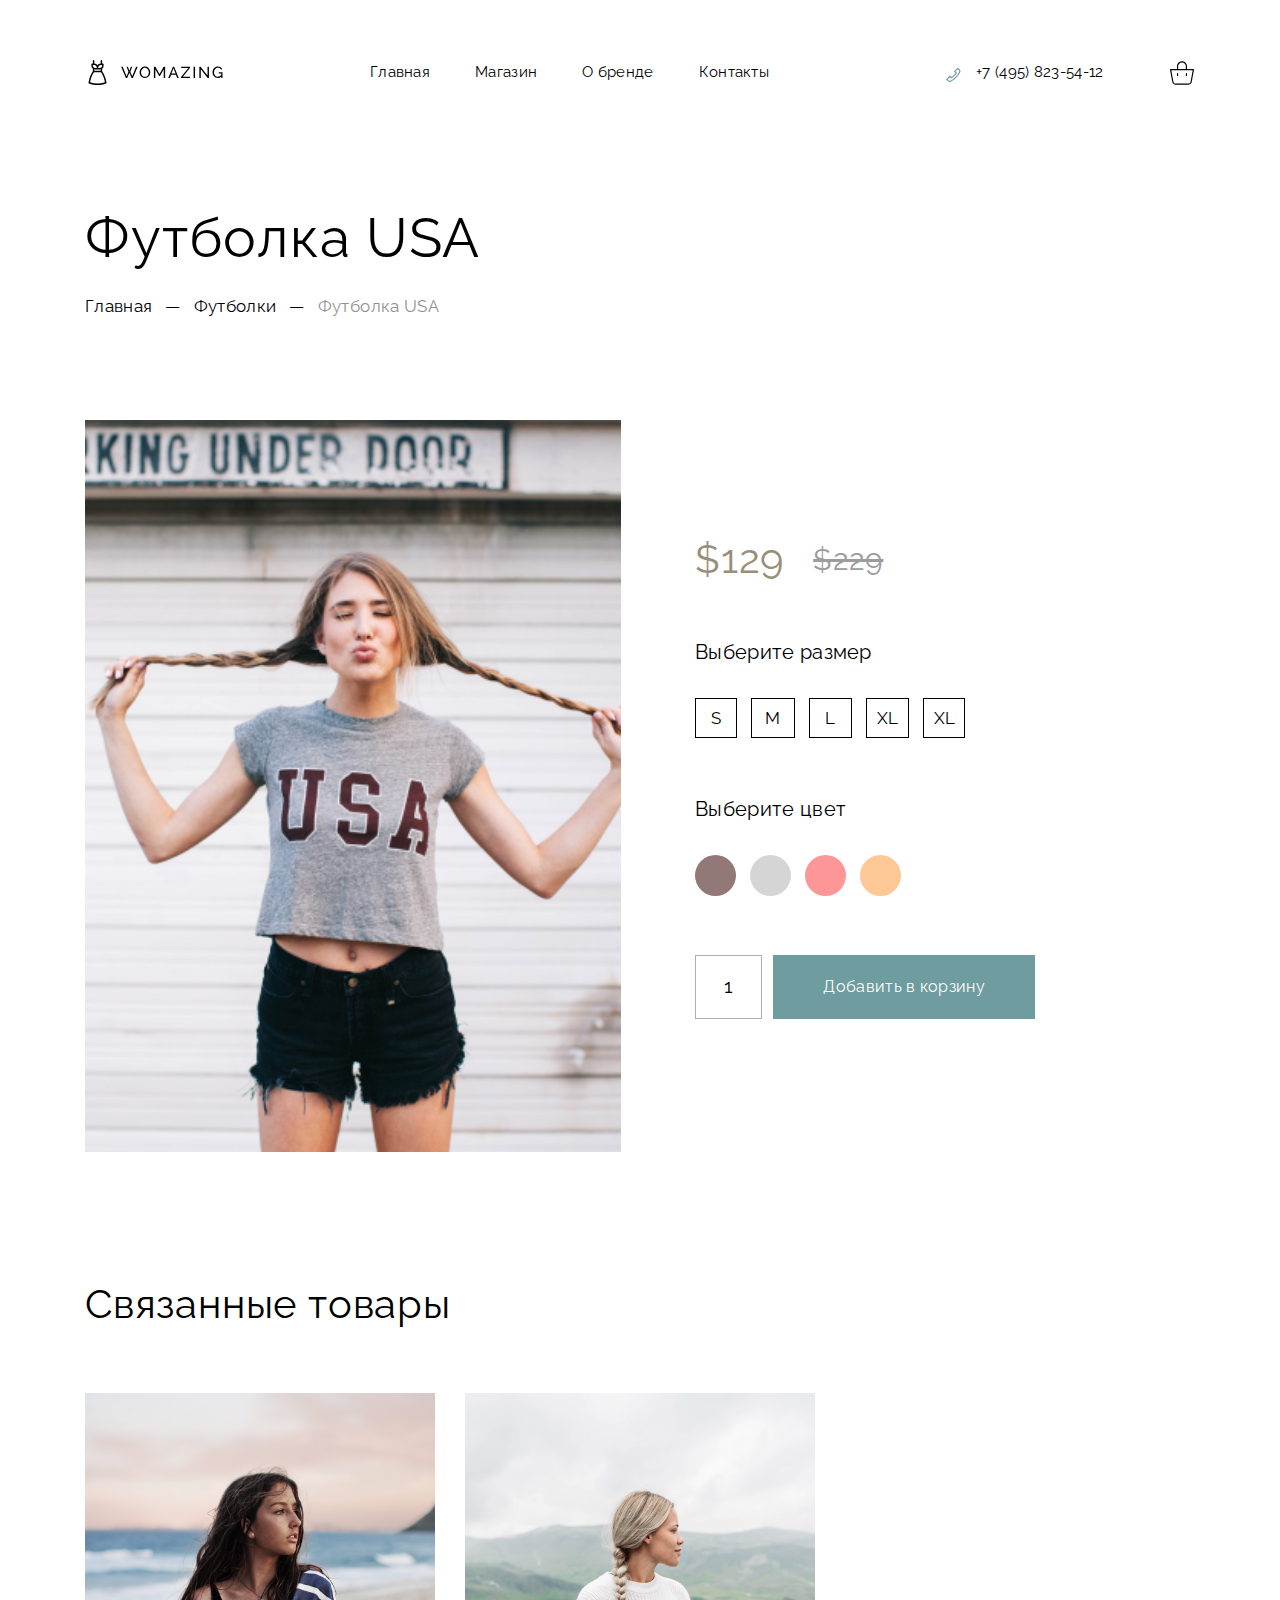
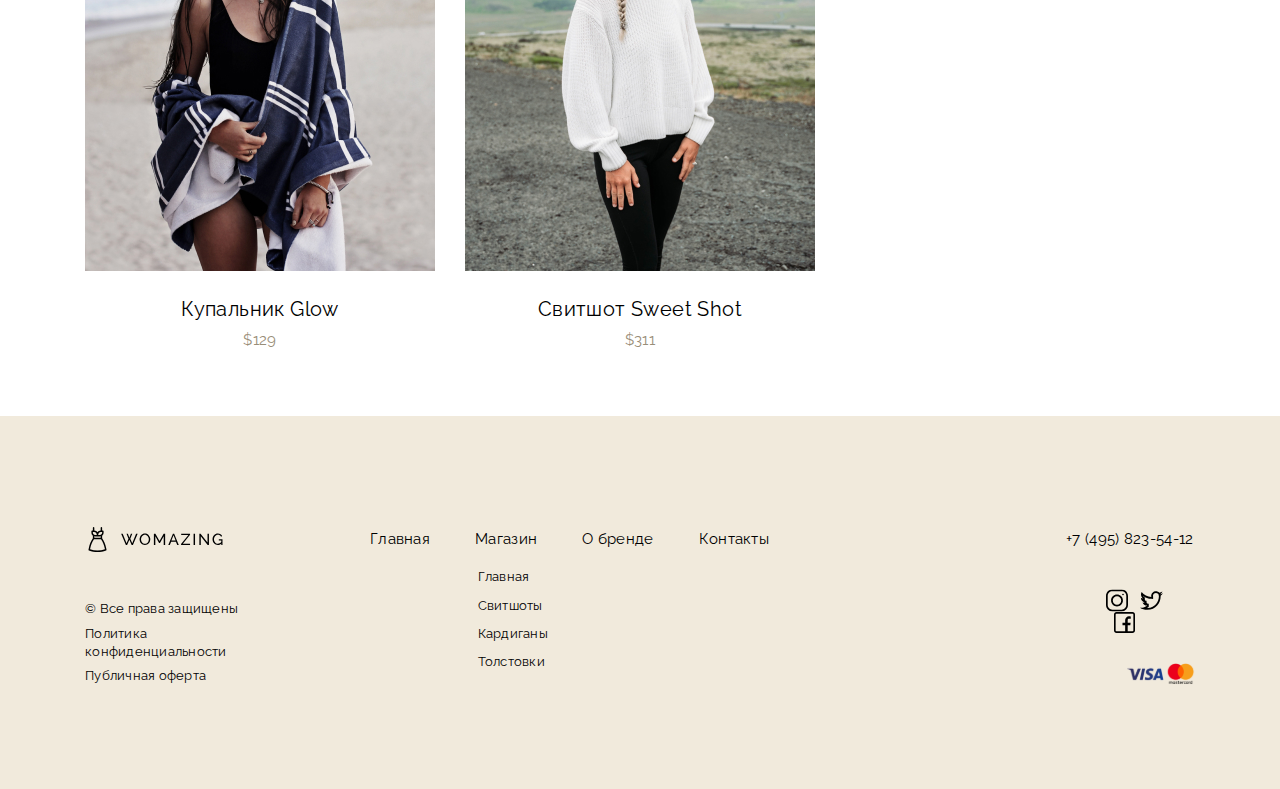
<file: usa.html>
<!DOCTYPE html>
<html lang="en">
<head>
    <meta charset="UTF-8">
    <meta http-equiv="X-UA-Compatible" content="IE=edge">
    <meta name="viewport" content="width=device-width, initial-scale=1.0">
    <link rel="preconnect" href="https://fonts.googleapis.com" />
    <link rel="preconnect" href="https://fonts.gstatic.com" crossorigin />
    <link
      href="https://fonts.googleapis.com/css2?family=Roboto:wght@400;500;700&display=swap"
      rel="stylesheet"
    />
    <link rel="preconnect" href="https://fonts.googleapis.com" />
    <link rel="preconnect" href="https://fonts.gstatic.com" crossorigin />
    <link
      href="https://fonts.googleapis.com/css2?family=Raleway:wght@400;500;700;900&family=Roboto:wght@300&display=swap"
      rel="stylesheet"
    />
    <link rel="icon" type="image/png" href="./img/premium-icon-clothing-store-5910373.png">
    <link rel="stylesheet" href="./css/main.css" />
    <title>Shop-USA</title>
</head>
<body>
    <header class="header">
        <div class="container">
          <div class="header-row">
            <div class="header-logo">
              <a href="">
                <img src="./img/header-logo.svg" alt="header-logo" />
              </a>
            </div>
  
            <nav class="header-nav">
              <ul>
                <li class="header-list"><a href="index.html">Главная</a></li>
                <li class="header-list"><a href="shop.html">Магазин</a></li>
                <li class="header-list"><a href="brand.html">О бренде</a></li>
                <li class="header-list"><a href="contact.html">Контакты</a></li>
              </ul>
            </nav>
  
            <div class="header-phone">
              <a href=""
                ><img
                  class="header-logo-phone"
                  src="./img/phone-header.svg"
                  alt="phone"
              /></a>
              <h2 class="header-telephone">+7 (495) 823-54-12</h2>
            </div>
  
            <div class="header-basket">
              <img src="./img/basket.svg" alt="basket" />
            </div>
          </div>
        </div>
      </header>
  
      <main>
        <section class="sweetshot">
          <div class="container">
            <div class="sweetsot-row">
              <div class="sweetshot-head">
                <h2 class="sweetshot-title">Футболка USA</h2>
              </div>
              <div class="sweetshot-basic usa-basic">
                <a class="sweetshot-link usa-link" href="index.html">Главная</a>
                <h2 class="sweetshot-link usa-link">—</h2>
                <a class="sweetshot-link usa-link" href="">Футболки</a>
                <h2 class="sweetshot-link usa-link">—</h2>
                <h2 class="sweetshot-gray usa-gray">Футболка USA</h2>
              </div>
  
              <div class="sweetshot-product usa-product">
                <div class="sweetshot-product-img usa-product-img">
                  <img class="img-big" src="./img/collection-card1.jpg" alt="" />
                </div>
  
                <div class="sweetshot-variant usa-variant">
                  <div class="variant-price">
                    <h2 class="new-price">$129</h2>
                    <h2 class="old-price">$229</h2>
                  </div>
                  <div class="variant-size">
                    <div class="variant-size-text">
                      <h2>Выберите размер</h2>
                    </div>
                    <div class="varint-size-people">
                      <a class="size-number sizeS" href="">S</a>
                      <a class="size-number sizeM" href="">M</a>
                      <a class="size-number sizeL" href="">L</a>
                      <a class="size-number sizeXL" href="">XL</a>
                      <a class="size-number sizeXL" href="">XL</a>
                    </div>
                  </div>
                  <div class="variant-color">
                    <h2 class="variant-color-head">Выберите цвет</h2>
                    <div class="variant-color-var">
                      <a class="color-our brown" href="#"></a>
                      <a class="color-our gray" href="#"></a>
                      <a class="color-our pink" href="#"></a>
                      <a class="color-our orange" href="#"></a>
                    </div>
                  </div>
  
                  <div class="variant-button">
                    <a class="variant-arrow-top" href="">1</a>
                    <a class="variant-button-dop btn" href=""
                      ><span> Добавить в корзину </span></a
                    >
                  </div>
                </div>
              </div>
              <div class="sweetshot-related usa-related cardigan-related">
                <div class="sweetshot-related-head">
                  <h2 class="sweetshot-related-head-title">Связанные товары</h2>
                </div>
  
                <div class="sweetshot-related-images">
                  <div class="collection-card glow-card">
                    <a href="cardigan.html">
                      <img
                        class="collection-img"
                        src="./img/collection-card2.jpg"
                        alt=""
                      />
                    </a>
                    <h4 class="collection-card-title">Купальник Glow</h4>
                    <h4 class="collection-card-sum">$129</h4>
                  </div>
  
                  <div class="collection-card">
                    <a href="sweetshot.html">
                      <img
                        class="collection-img"
                        src="./img/collection-card3.jpg"
                        alt=""
                      />
                    </a>
                    <h4 class="collection-card-title">Свитшот Sweet Shot</h4>
                    <h4 class="collection-card-sum">$311</h4>
                  </div>
                </div>
              </div>
            </div>
          </div>
        </section>
      </main>
      <footer class="footer">
        <div class="container">
          <div class="footer-nav-row">
            <div class="footer-logo">
              <img src="./img/header-logo.svg" alt="" />
            </div>
  
            <nav class="footer-nav">
              <ul>
                <li class="footer-list"><a href="index.html">Главная</a></li>
                <li class="footer-list"><a href="shop.html">Магазин</a></li>
                <li class="footer-list"><a href="brand.html">О бренде</a></li>
                <li class="footer-list"><a href="contact.html">Контакты</a></li>
              </ul>
            </nav>
  
            <div class="header-phone">
              <h2 class="header-telephone">+7 (495) 823-54-12</h2>
            </div>
          </div>
  
          <div class="footer-row">
            <div class="footer-content">
              <div class="footer-polution">
                <a href="">© Все права защищены</a>
                <a href="">Политика конфиденциальности</a>
                <a href="">Публичная оферта</a>
              </div>
  
              <div class="footer-magazine">
                <h3><a href="index.html">Главная</a></h3>
                <h3><a href="sweetshot.html">Свитшоты</a></h3>
                <h3><a href="">Кардиганы</a></h3>
                <h3><a href="">Толстовки</a></h3>
              </div>
  
              <div class="footer-soc">
                <div class="footer-message">
                  <a href="#"><img src="./img/instagram.svg" alt="" /></a>
                  <a href="#"><img src="./img/twitter.svg" alt="" /></a>
                  <a href="#"><img src="./img/facebook.svg" alt="" /></a>
                </div>
  
                <div class="footer-visa">
                  <img src="./img/visa-mastercard.svg" alt="" />
                </div>
              </div>
            </div>
          </div>
        </div>
      </footer>
</body>
</html>
</file>
<file: css/main.css>
html { scroll-behavior: smooth; }

h2, h3, h4, h5, h6, p, a { margin: 0; padding: 0; }

.container { max-width: 1140px; padding: 0 15px; margin-right: auto; margin-left: auto; }

.arrow-black { transform: translateY(35%); }

.arrow-black2 { transform: translateY(35%); }

.none { display: none !important; }

.active-border { border: 2px solid black; }

.successfully { background-color: #F1EADC; padding: 30px 75px 30px 75px; }

.img-big { min-width: 536px; min-height: 729px; }

.glow-card { margin-right: 30px; }

/* Reset and base styles  */
* { padding: 0px; margin: 0px; border: none; }

h2, h3, h4, h5, h6, p, a { margin: 0; padding: 0; }

*, *::before, *::after { box-sizing: border-box; }

:focus, :active { outline: none; }

a:focus, a:active { outline: none; }

/* Links */
a, a:link, a:visited { color: inherit; text-decoration: none; display: inline-block; }

a:hover { color: inherit; text-decoration: none; }

/* Common */
aside, nav, footer, header, section, main { display: block; }

h1, h2, h3, h4, h5, h6, p { font-size: inherit; font-weight: inherit; }

ul, ul li { list-style: none; }

img { vertical-align: top; }

img, svg { max-width: 100%; height: auto; }

/* Form */
input, textarea, button, select { font-family: inherit; font-size: inherit; color: inherit; }

input::-ms-clear { display: none; }

button, input[type="submit"] { display: inline-block; box-shadow: none; background-color: transparent; background: none; cursor: pointer; }

input:focus, input:active, button:focus, button:active { outline: none; }

button::-moz-focus-inner { padding: 0; border: 0; }

label { cursor: pointer; }

legend { display: block; }

.header { padding-top: 53px; z-index: 50; }

.header-row { display: flex; align-items: center; }

.header-logo { margin-right: 146px; }

.header-nav { margin-right: 177px; }

.header-nav ul { display: flex; }

.header-nav li + li { margin-left: 45px; }

.header-nav a { position: relative; transition: 0.5s ease; font-family: 'Raleway'; font-style: normal; font-size: 15px; line-height: 140%; letter-spacing: 0.02em; font-weight: none; }

.header-nav a:hover { color: #6E9C9F; }

.header-phone { align-items: center; display: flex; }

.header-telephone { padding-top: 9px; font-family: 'Raleway'; font-size: 15px; line-height: 140%; letter-spacing: 0.02em; }

.header-logo-phone { align-items: center; padding-top: 3px; margin-right: 15px; fill: white; display: block; }

.header-logo-phone:hover { fill: white; }

.header-basket { margin-left: 67px; }

.header-basket img { width: 24px; height: 24px; }

/* Reset and base styles  */
* { padding: 0px; margin: 0px; border: none; }

h2, h3, h4, h5, h6, p, a { margin: 0; padding: 0; }

*, *::before, *::after { box-sizing: border-box; }

:focus, :active { outline: none; }

a:focus, a:active { outline: none; }

/* Links */
a, a:link, a:visited { color: inherit; text-decoration: none; display: inline-block; }

a:hover { color: inherit; text-decoration: none; }

/* Common */
aside, nav, footer, header, section, main { display: block; }

h1, h2, h3, h4, h5, h6, p { font-size: inherit; font-weight: inherit; }

ul, ul li { list-style: none; }

img { vertical-align: top; }

img, svg { max-width: 100%; height: auto; }

/* Form */
input, textarea, button, select { font-family: inherit; font-size: inherit; color: inherit; }

input::-ms-clear { display: none; }

button, input[type="submit"] { display: inline-block; box-shadow: none; background-color: transparent; background: none; cursor: pointer; }

input:focus, input:active, button:focus, button:active { outline: none; }

button::-moz-focus-inner { padding: 0; border: 0; }

label { cursor: pointer; }

legend { display: block; }

.head { padding-bottom: 184px; }

.head-row { display: flex; }

.head-content { float: right; }

.head-text { margin-top: 188px; max-width: 585px; font-family: 'Raleway'; font-weight: 400; font-size: 55px; line-height: 110%; letter-spacing: 0.02em; color: #000000; margin-bottom: 45px; }

.head-title { font-family: 'Raleway'; font-weight: 400; font-size: 20px; line-height: 140%; letter-spacing: 0.02em; max-width: 385px; text-align: right; color: #000000; }

.head-btn { font-family: 'Raleway'; font-weight: 400; font-size: 17px; line-height: 138.9%; letter-spacing: 0.02em; color: white; display: flex; margin-top: 52px; margin-left: 72px; align-items: center; }

.head-arrow-top { z-index: 2; background: rgba(110, 156, 159, 0.1); padding: 19px 27px; transform: 0.5s ease all; }

.head-arrow-top:hover { opacity: 0.5; }

.head-button { color: white; background: #6E9C9F; padding: 22px 50px; transition: all 0.5s ease; }

.head-button:hover { background: #509498; }

.head-photo { z-index: 2; margin-top: 45px; padding-left: 2px; }

.head-hard1 { position: relative; z-index: -2; }

.head-hard2 { position: absolute; margin-left: -92px; padding-top: 122px; }

.head-hard3 { padding-top: -100px; }

.btn { color: white; background: #6E9C9F; padding: 22px 50px; transition: all 0.5s ease; }

.btn:hover { background: #509498; }

.border-btn { padding: 22px 50px; border: #6E9C9F solid 1px; font-family: 'Raleway'; font-weight: 400; font-size: 17px; line-height: 138.9%; text-align: center; letter-spacing: 0.02em; color: #6E9C9F; transition: 0.5s ease all; }

.border-btn:hover { background: #6E9C9F; color: white; }

.collection { padding-bottom: 130px; }

.collection-row { display: flex; flex-direction: column; }

.collection-text { color: black; margin-bottom: 92px; }

.collection-title { font-family: 'Raleway'; font-weight: 400; font-size: 40px; line-height: 110%; letter-spacing: 0.02em; }

.collection-content { display: flex; justify-content: space-between; }

.collection-card { text-align: center; }

.collection-card img { margin-bottom: 24px; }

.sweetshot-card { margin-right: 30px; }

.collection-card-title { font-family: 'Raleway'; font-weight: 400; font-size: 20px; line-height: 140%; letter-spacing: 0.02em; color: #000000; margin-bottom: 7px; }

.collection-card-sum { font-family: 'Raleway'; font-weight: 400; font-size: 15px; line-height: 140%; letter-spacing: 0.02em; color: #998E78; }

.collection-btn { color: #6E9C9F; margin-top: 65px; text-align: center; }

.important { padding-bottom: 130px; }

.important-text { margin-bottom: 92px; }

.importent-title { font-family: 'Raleway'; font-weight: 400; font-size: 40px; line-height: 110%; letter-spacing: 0.02em; color: #000000; }

.important-content { display: flex; }

.important-card img + img { margin-right: 75px; }

.important-card-logo { margin-bottom: 37px; }

.imortant-card-title { font-family: 'Raleway'; font-weight: 400; font-size: 25px; line-height: 140%; letter-spacing: 0.02em; color: #000000; margin-bottom: 24px; }

.important-card-subtitle { font-family: 'Raleway'; font-weight: 400; font-size: 17px; line-height: 140%; letter-spacing: 0.02em; color: #000000; max-width: -1px; }

.important-card-subtitle:nth-last-child(1) { margin-right: 75px; }

.womazing { padding-bottom: 130px; }

.womazing-head-title { font-family: 'Raleway'; font-weight: 400; font-size: 40px; line-height: 110%; letter-spacing: 0.02em; }

.womazing-content-row { display: flex; justify-content: space-between; }

.womazing-logo { margin-top: 92px; min-width: 729px; }

.womazing-photo::before { content: ""; width: 100%; height: 100%; }

.womazing-content { margin-top: 170px; padding-left: 124px; }

.womazing-text { font-family: 'Raleway'; font-weight: 400; font-size: 25px; line-height: 140%; letter-spacing: 0.02em; margin-bottom: 28px; }

.womazing-title { font-family: 'Raleway'; font-weight: 400; font-size: 17px; line-height: 140%; letter-spacing: 0.02em; max-width: 250px; }

.womazing-more { position: relative; font-family: 'Raleway'; font-weight: 400; font-size: 17px; line-height: 140%; letter-spacing: 0.02em; color: #6E9C9F; margin-top: 28px; cursor: pointer; transition: all 0.5s ease; }

.womazing-more::before { content: ""; position: absolute; background: #6E9C9F; right: 0; bottom: 0; width: 100%; height: 2px; transform: scaleX(0); transition: 0.5s; }

.womazing-more:hover::before { transform: scaleX(1); }

.womazing-more:hover { color: #6E9C9F; }

.footer { background: #F1EADC; padding-top: 104px; padding-bottom: 104px; }

.footer-nav-row { display: flex; align-items: center; }

.footer-logo { margin-right: 146px; }

.footer-nav { margin-right: 297px; }

.footer-nav ul { display: flex; }

.footer-nav li + li { margin-left: 45px; }

.footer-nav a { transition: 0.5s ease; font-family: 'Raleway'; font-style: normal; font-size: 15px; line-height: 140%; letter-spacing: 0.02em; font-weight: none; }

.footer-nav a:hover { color: #6E9C9F; }

.footer-phone { display: flex; flex-direction: column; }

.header-telephone { margin-bottom: 9px; }

.footer-mail { margin-left: -30px; font-family: 'Raleway'; font-weight: 400; font-size: 15px; line-height: 140%; letter-spacing: 0.02em; }

.footer-content { display: flex; }

.footer-polution { margin-top: 41px; font-family: 'Raleway'; font-weight: 400; font-size: 13px; line-height: 140%; letter-spacing: 0.02em; margin-right: 188px; display: flex; flex-direction: column; }

.footer-polution a + a { margin-top: 6px; }

.footer-magazine { margin-top: 9px; font-family: 'Raleway'; font-weight: 400; font-size: 13px; line-height: 140%; letter-spacing: 0.02em; margin-right: 558px; }

.footer-magazine h3 + h3 { margin-top: 10px; }

.footer-soc { margin-top: 30px; }

.footer-soc a + a { margin-left: 8px; }

.footer-message { margin-bottom: 30px; }

.footer-visa { text-align: right; }

.shop { margin-top: 193px; }

.shop-row { display: flex; }

.shop-head { margin-bottom: 26px; font-family: 'Raleway'; font-weight: 400; font-size: 55px; line-height: 110%; letter-spacing: 0.02em; }

.shop-basic { font-family: 'Raleway'; font-weight: 400; font-size: 17px; line-height: 140%; letter-spacing: 0.02em; display: flex; flex-direction: row; align-items: center; }

.shop-basic * + * { margin-left: 13px; }

.shop-text { color: #909090; }

.shop-main { font-size: 17px; line-height: 140%; letter-spacing: 0.02em; }

.shop-menu { margin-top: 215px; display: flex; font-family: 'Raleway'; font-weight: 400; font-size: 17px; line-height: 140%; letter-spacing: 0.02em; }

.shop-menu a + a { margin-left: 10px; }

.shop-menu a:hover { color: white; background-color: black; }

.shop-list { transition: all 0.5s ease; border: solid 1px black; padding: 19px 65px; margin-bottom: 92px; }

.shop-collection { margin-top: 71px; display: flex; justify-content: space-between; flex-wrap: wrap; }

.shop-item { margin-bottom: 65px; }

.shop-product { font-family: 'Raleway'; font-weight: 400; font-size: 17px; line-height: 140%; letter-spacing: 0.02em; color: #808080; }

.collection-card { margin-bottom: 65px; }

.shop-frst-scnd { font-family: 'Raleway'; font-weight: 400; font-size: 17px; line-height: 140%; letter-spacing: 0.02em; margin-bottom: 130px; display: flex; justify-content: center; }

.shop-frst-scnd a + a { margin-left: 14px; }

.shop-btn { padding-top: 9px; padding-bottom: 8px; padding-right: 16.5px; padding-left: 16.5px; border: 1px solid black; transition: 0.5s ease all; }

.shop-btn:hover { color: white; background-color: black; }

.sweetshot { font-family: 'Raleway'; font-weight: 400; letter-spacing: 0.02em; padding-top: 116px; }

.sweetshot-head { font-size: 55px; line-height: 110%; letter-spacing: 0.02em; margin-bottom: 26px; }

.sweetshot-basic { display: flex; font-size: 17px; line-height: 140%; letter-spacing: 0.02em; }

.sweetshot-link { margin-right: 13px; }

.sweetshot-gray { color: #919191; }

.sweetshot-product { display: flex; padding-bottom: 130px; }

.sweetshot-product-img { margin-top: 102px; margin-right: 74px; }

.sweetshot-variant { margin-top: 219px; }

.variant-price { display: flex; align-items: center; color: #998E78; margin-bottom: 59px; }

.variant-price h2 + h2 { margin-left: 29px; }

.new-price { color: #998E78; font-size: 40px; line-height: 110%; letter-spacing: 0.02em; }

.old-price { text-decoration-line: line-through; font-size: 30px; color: #9C9C9C; }

.variant-size-text { font-size: 20px; margin-bottom: 34px; }

.varint-size-people { display: flex; }

.varint-size-people a + a { margin-left: 14px; }

.size-number { text-align: center; align-items: center; font-size: 17px; border: 1px solid black; }

.size-number:hover { color: white; background-color: black; transition: 0.5s; }

.sizeS { padding: 9px 15px 9px 15px; }

.sizeM { padding: 9px 13px 8px 13px; }

.sizeL { padding: 9px 16px 8px 15px; }

.sizeXL { padding: 9px 9px 8px 10px; }

.variant-color { margin-top: 59px; }

.variant-color-head { font-size: 20px; }

.variant-color-var { display: flex; margin-top: 34px; }

.color-our { width: 41px; height: 41px; border-radius: 50%; margin-right: 14px; }

.color-our:hover { border: 2px solid #000000; }

.brown { transition: all 0.5s ease; background: linear-gradient(0deg, #927876, #927876), #927876; }

.gray { background: #D5D5D5; }

.pink { background: #FD9696; }

.orange { background: #FDC796; }

.variant-button { display: flex; text-align: center; margin-top: 59px; color: black; }

.variant-arrow-top { margin-right: 11px; font-size: 20px; padding: 18px 28px 20px 28px; border: 1px solid #AFAFAF; }

.variant-button-dop span { color: white; }

.sweetshot-related { font-size: 40px; line-height: 110%; letter-spacing: 0.02em; }

.sweetshot-related-head { margin-bottom: 67px; }

.sweetshot-related-images { display: flex; }

.brand { font-family: 'Raleway'; font-weight: 400; margin-top: 190px; margin-bottom: 130px; }

.brand-head { margin-bottom: 26px; }

.brand-title { margin-bottom: 26px; font-weight: 400; font-size: 55px; line-height: 110%; letter-spacing: 0.02em; }

.brand-basic { font-size: 17px; line-height: 140%; letter-spacing: 0.02em; display: flex; flex-direction: row; align-items: center; }

.brand-basic * + * { margin-left: 13px; }

.brand-main { display: flex; font-size: 17px; line-height: 140%; letter-spacing: 0.02em; font-size: 17px; line-height: 140%; letter-spacing: 0.02em; }

.brand-text { color: #909090; }

.brand-idea { display: flex; }

.brand-idea-img { margin-top: 214px; }

.brand-idea-img img { min-width: 442px; margin-right: 94px; }

.brand-idea-head { margin-top: 327px; }

.brand-idea-text { max-width: 542px; font-size: 17px; line-height: 140%; letter-spacing: 0.02em; }

.brand-idea-title { font-size: 25px; line-height: 140%; letter-spacing: 0.02em; }

.brand-magic { display: flex; margin-bottom: 130px; }

.brand-magic-img img { min-width: 442px; margin-left: 123px; margin-top: 130px; }

.brand-magic-head { margin-top: 207px; }

.brand-magic-title { margin-bottom: 46px; font-size: 25px; line-height: 140%; letter-spacing: 0.02em; color: #000000; }

.brand-magic-text { font-size: 17px; line-height: 140%; letter-spacing: 0.02em; max-width: 542px; }

.brand-btn { text-align: center; color: white; }

.brand-btn a:hover { background: #509498; }

.brand-button { transition: 0.5s all ease; padding: 22px 50px 22px 50px; background: #6E9C9F; font-size: 17px; line-height: 138.9%; letter-spacing: 0.02em; }

.contact { font-family: 'Raleway'; font-weight: 400; margin-top: 193px; }

.contact-head { margin-bottom: 214px; }

.contact-title { font-size: 55px; margin-bottom: 26px; }

.contact-basic { display: flex; }

.contact-main { font-size: 17px; line-height: 140%; letter-spacing: 0.02em; margin-right: 13px; }

.contact-dash { margin-right: 13px; }

.contact-subtitle { color: #919191; }

.contact-img { margin-bottom: 130px; }

.contact-info { display: flex; margin-bottom: 130px; }

.contact-phone { margin-right: 111px; }

.contact-phone-title { margin-bottom: 19px; font-size: 17px; line-height: 140%; letter-spacing: 0.02em; }

.contacy-phone-number { font-size: 20px; line-height: 140%; letter-spacing: 0.02em; }

.contact-email { margin-right: 98px; font-size: 17px; line-height: 140%; letter-spacing: 0.02em; }

.contact-email-title { margin-bottom: 17px; font-size: 20px; line-height: 140%; letter-spacing: 0.02em; }

.contact-email-subtitle { font-size: 20px; line-height: 140%; letter-spacing: 0.02em; }

.contact-adres-title { margin-bottom: 19px; font-size: 17px; line-height: 140%; letter-spacing: 0.02em; }

.contact-adres-subtitle { font-size: 20px; line-height: 140%; letter-spacing: 0.02em; }

.contact-feedback-head { font-size: 25px; line-height: 140%; letter-spacing: 0.02em; margin-bottom: 62px; }

.contact-feedback-input { margin-bottom: 35px; display: flex; flex-direction: column; }

.contact-feedback-input * + * { margin-top: 51px; }

.contact-feedback { width: 300px; }

.feedback-group { font-size: 17px; line-height: 140%; letter-spacing: 0.02em; }

.feedback-group * + * { margin-top: 51px; }

.input-feedback { width: 100%; padding-bottom: 16px; border: none; border-bottom: 1px solid #000000; background-color: transparent; }

input:focus::-webkit-input-placeholder { color: black; }

.input-feedback:focus { border-bottom: 1px solid #6E9C9F; }

.label-feedback { top: 0; z-index: -1; transition: 0.5s all ease; }

.input-feedback-message { min-width: 443px; width: 100%; padding-bottom: 110px; border-bottom: 1px solid #000000; background-color: transparent; }

.input-feedback-message:focus { border-bottom: 1px solid #6E9C9F; }

.label-feedback-message { top: 0; z-index: -1; transition: 0.3s; }

input:focus::-webkit-input-placeholder { color: black; }

.contact-btn { cursor: pointer; display: flex; margin-bottom: 62px; font-size: 17px; line-height: 138.9%; letter-spacing: 0.02em; color: white; }

.message-send { min-width: 437px; font-size: 17px; line-height: 140%; letter-spacing: 0.02em; margin-bottom: 120px; }
/*# sourceMappingURL=main.css.map */
</file>
